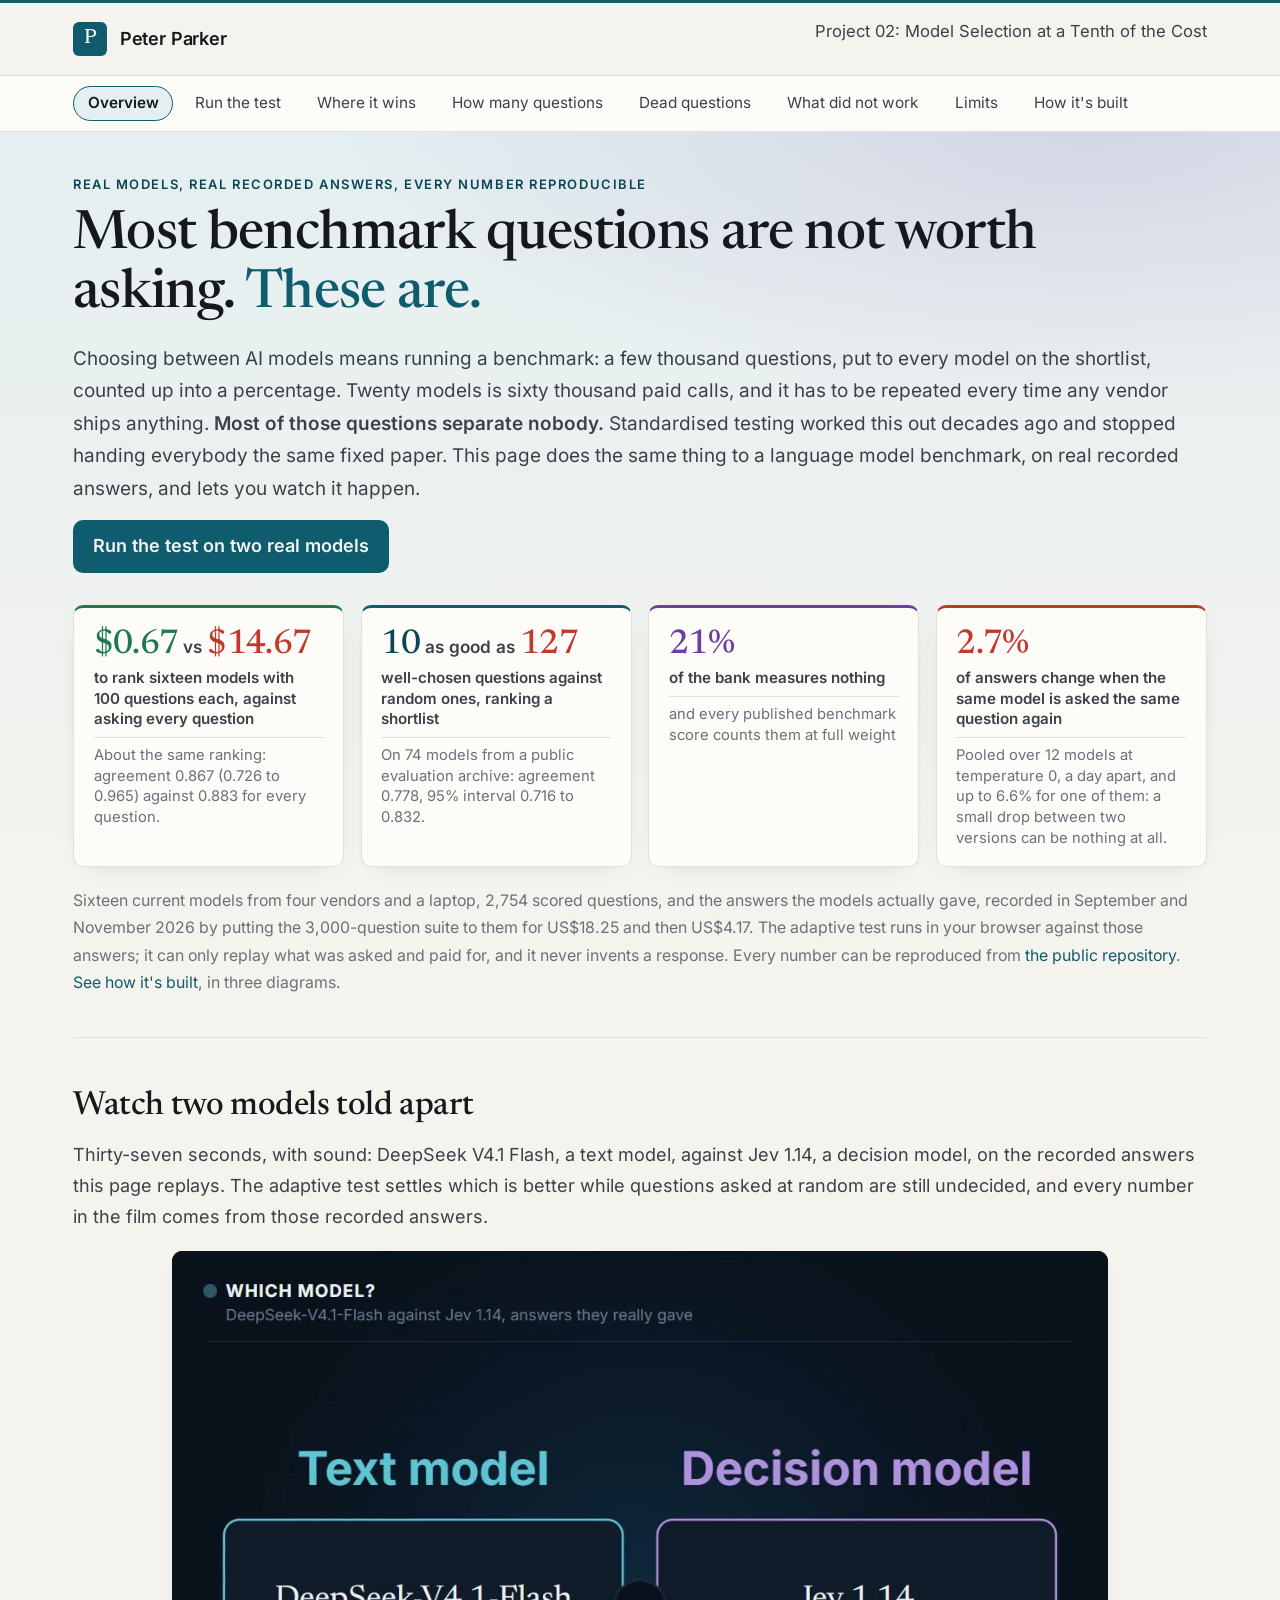
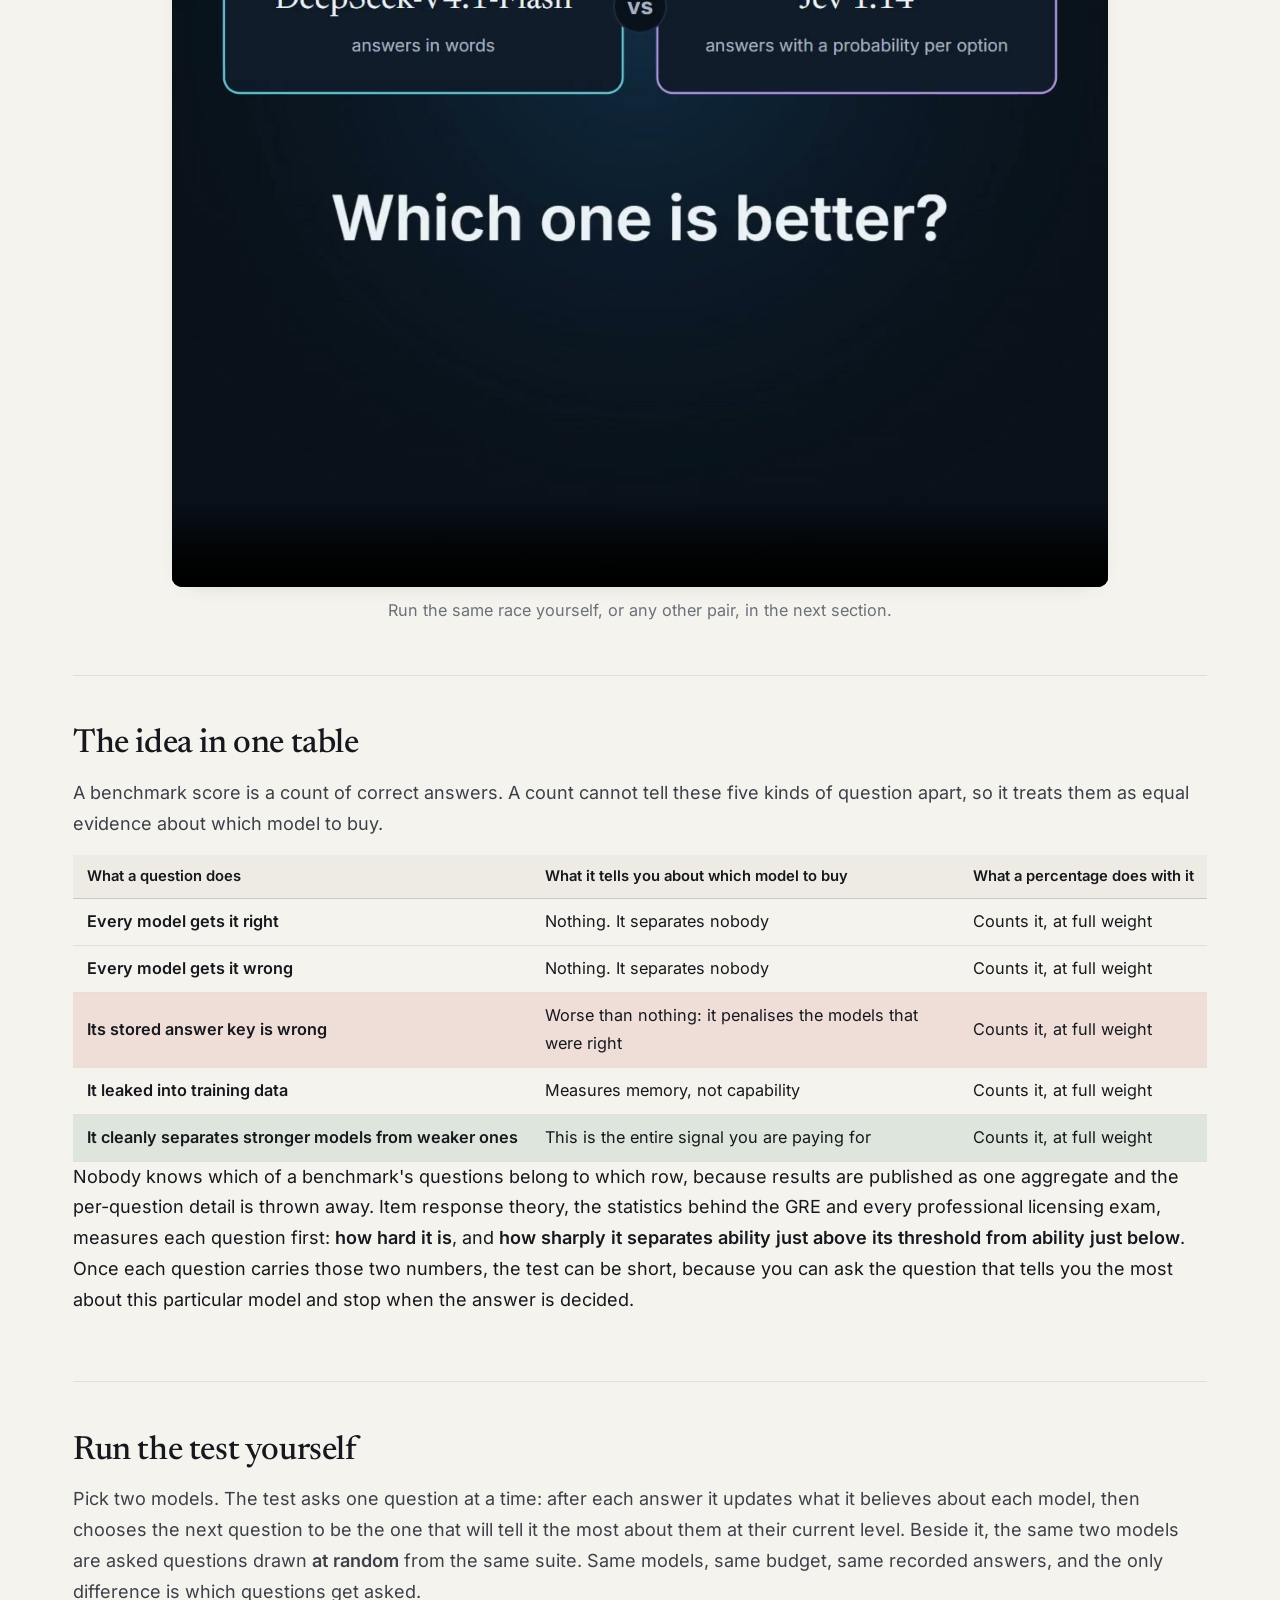
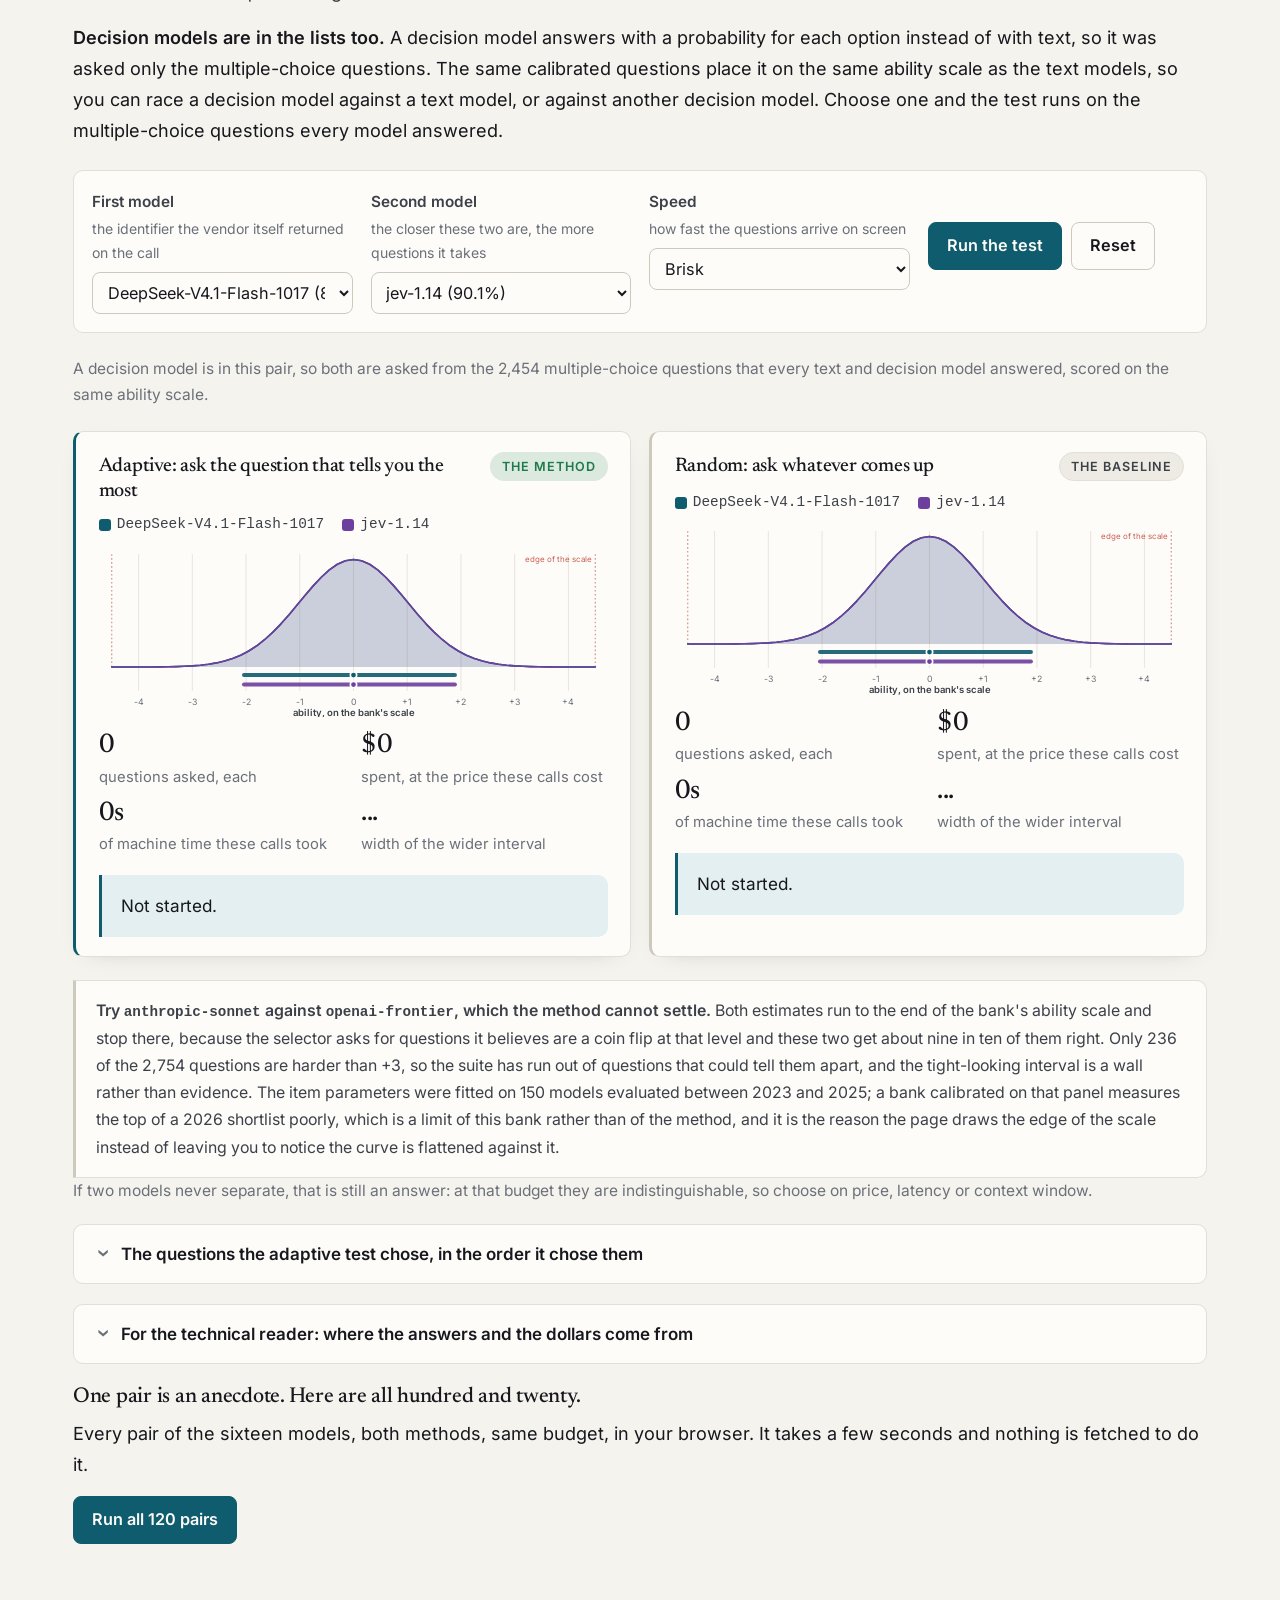
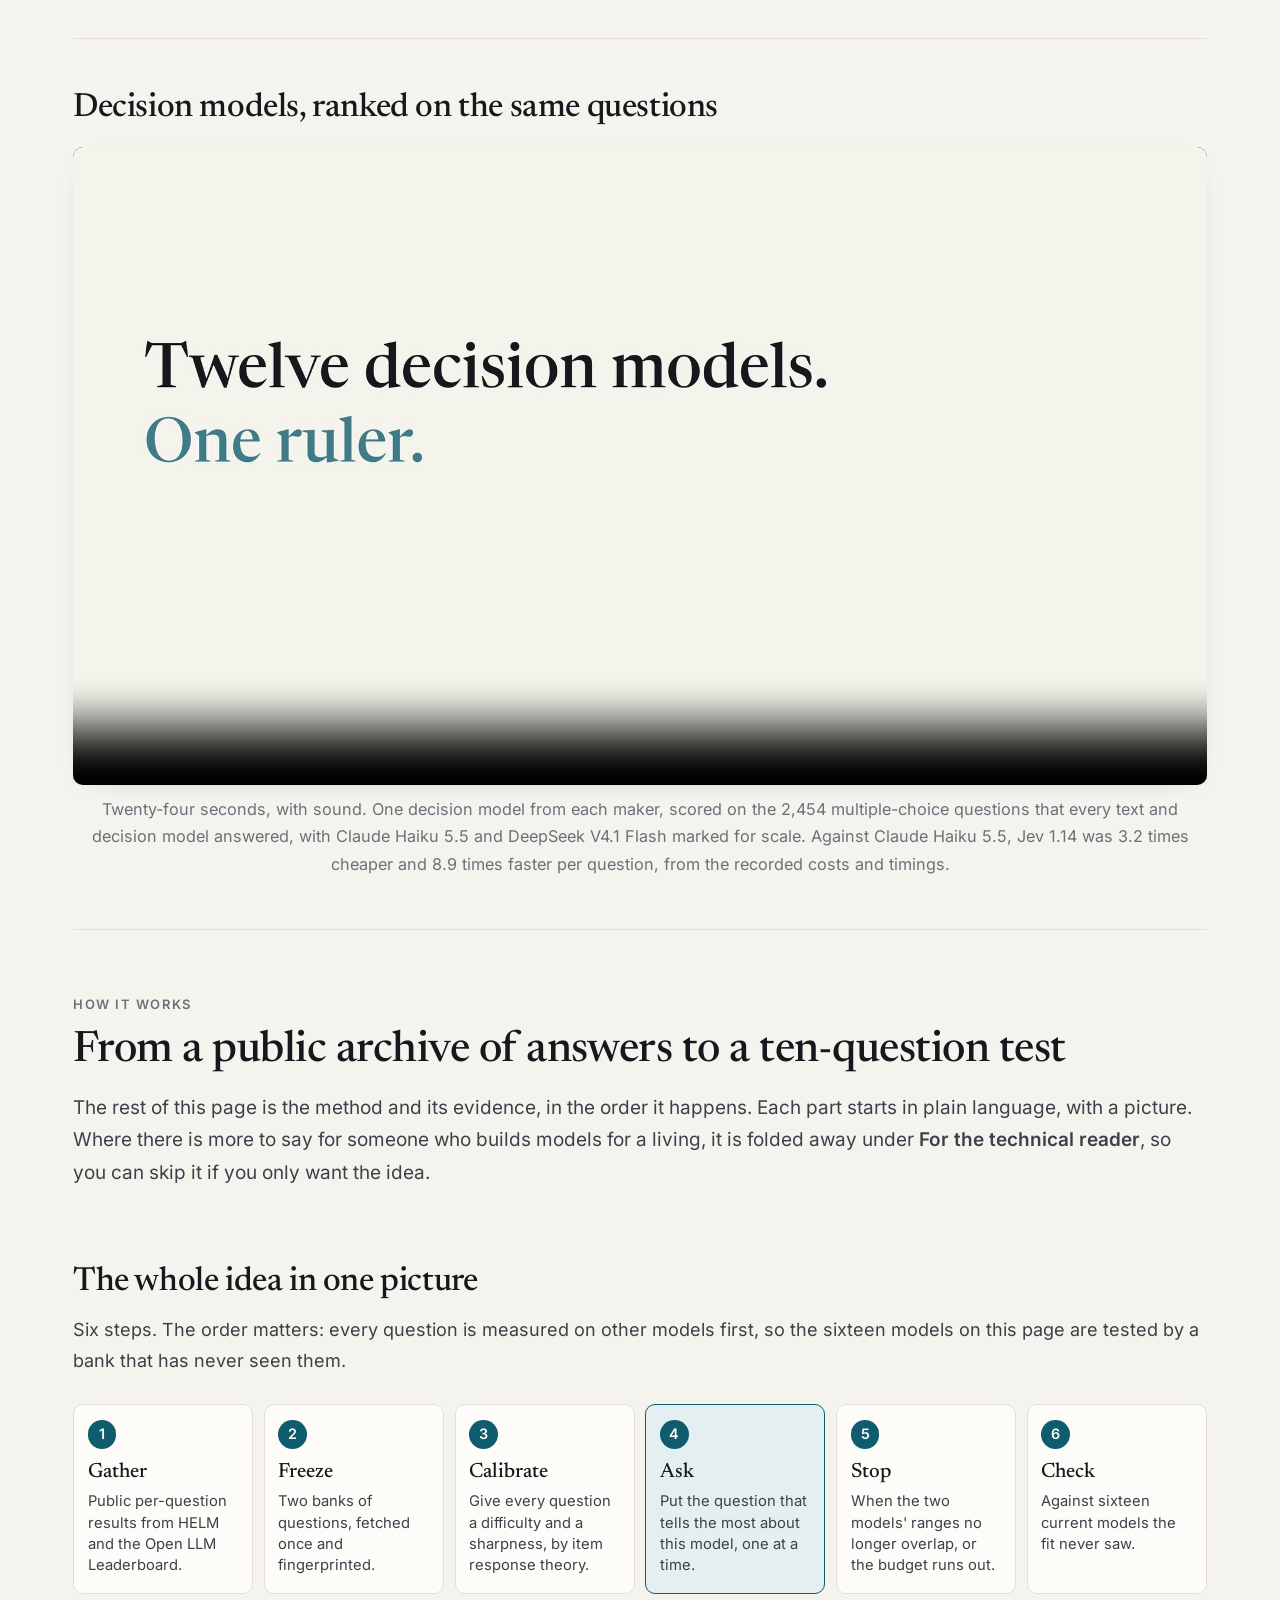
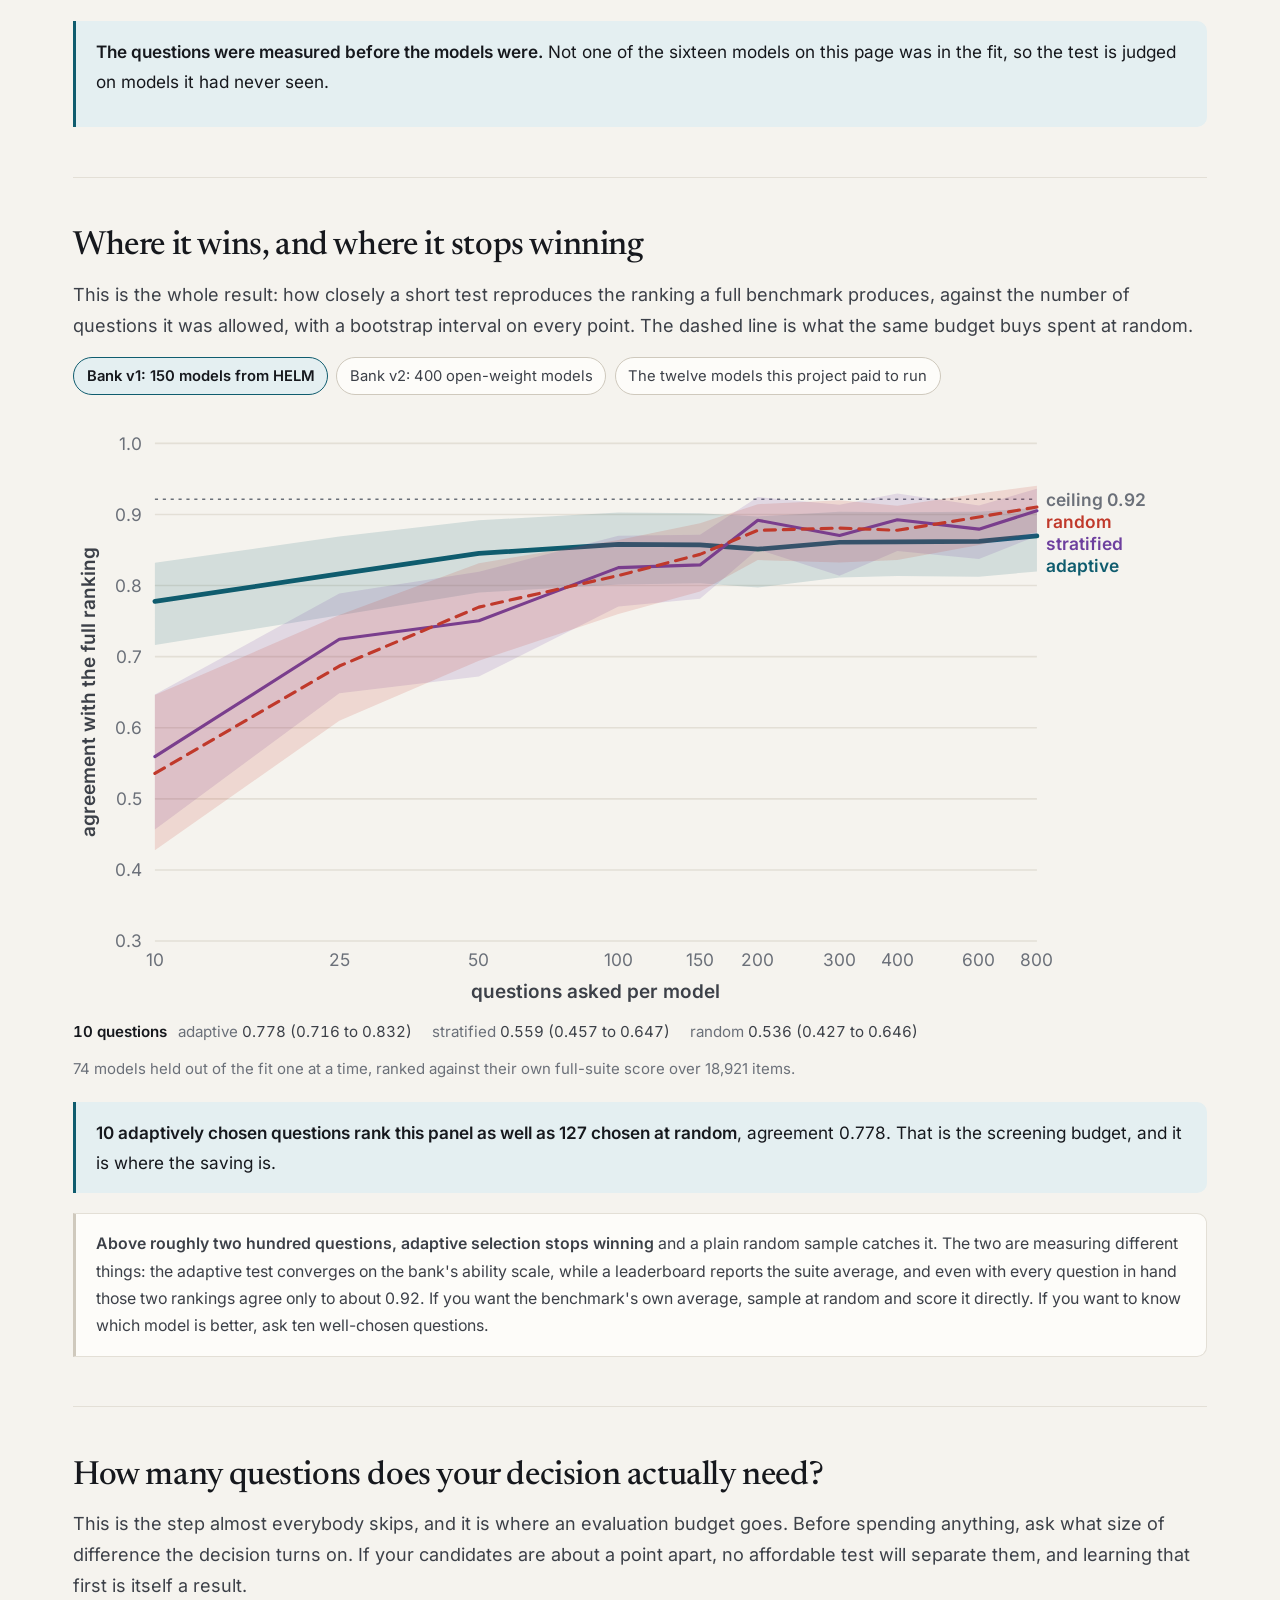
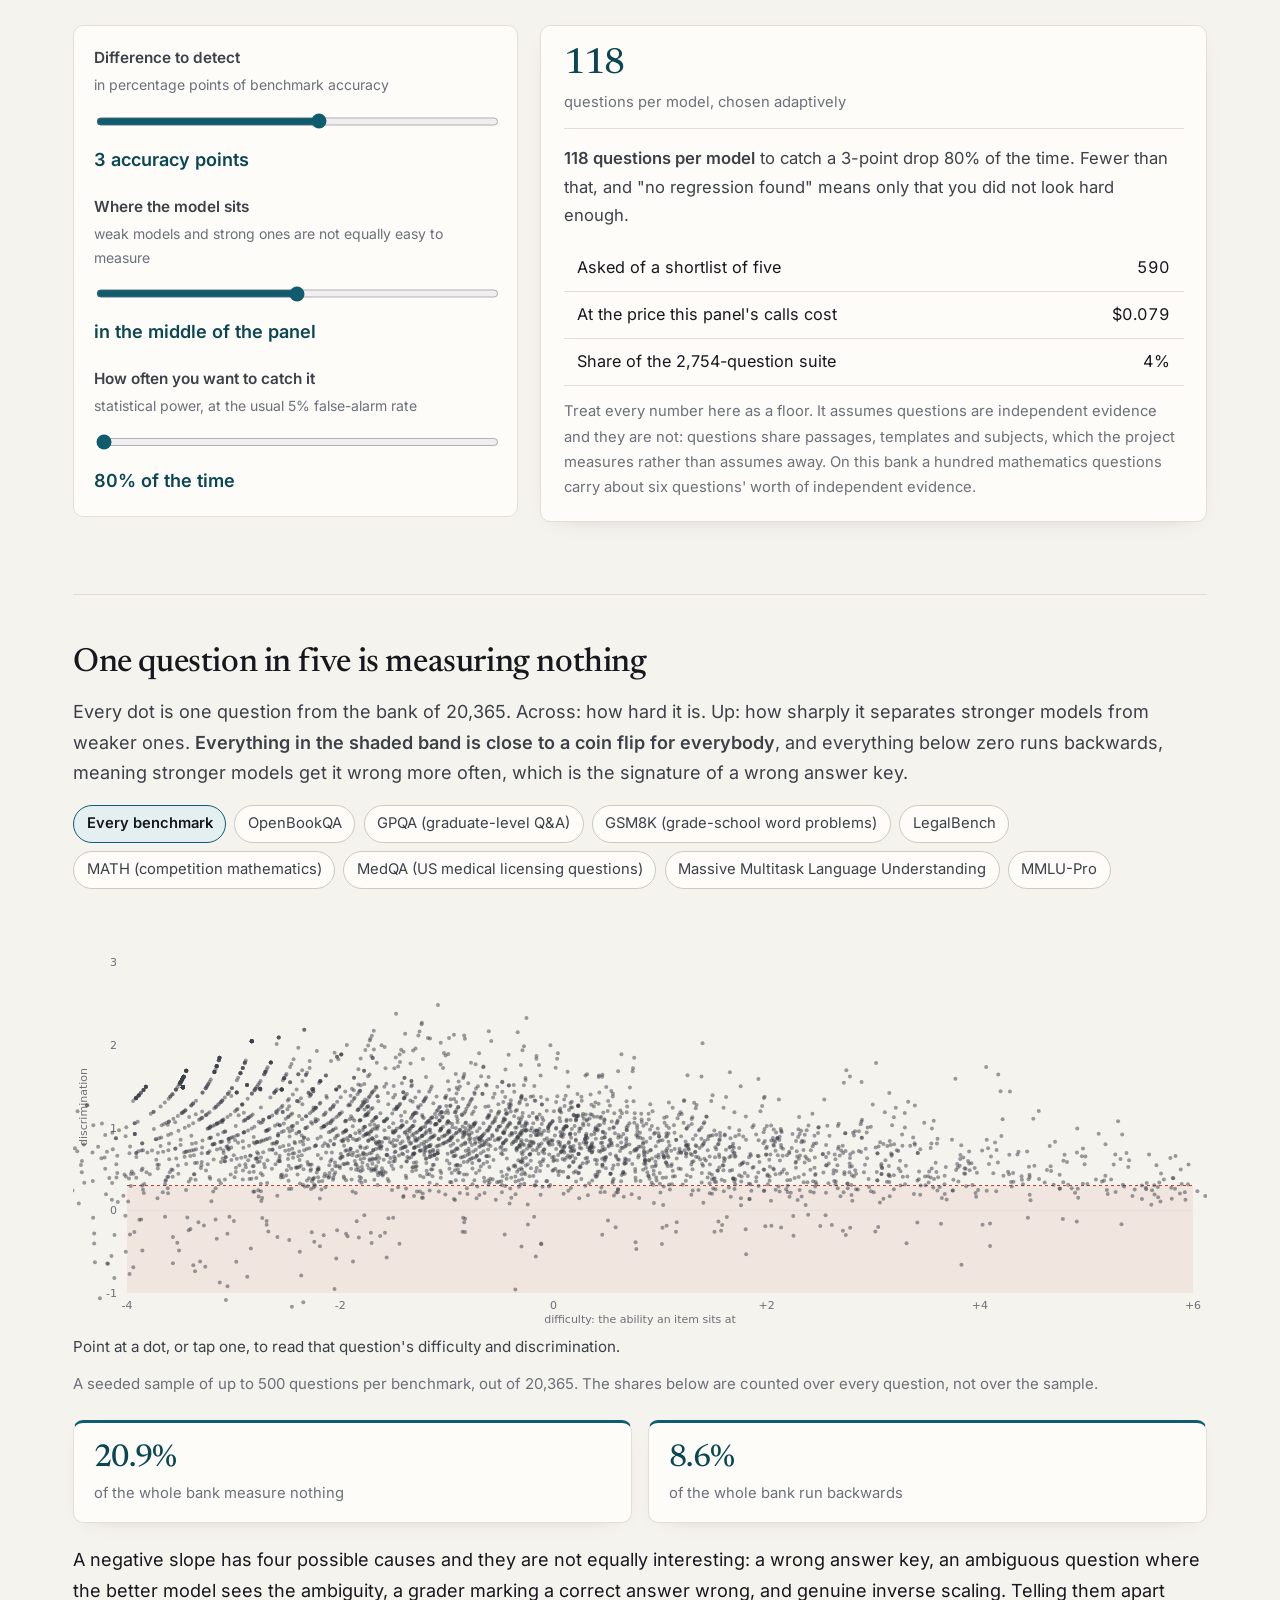
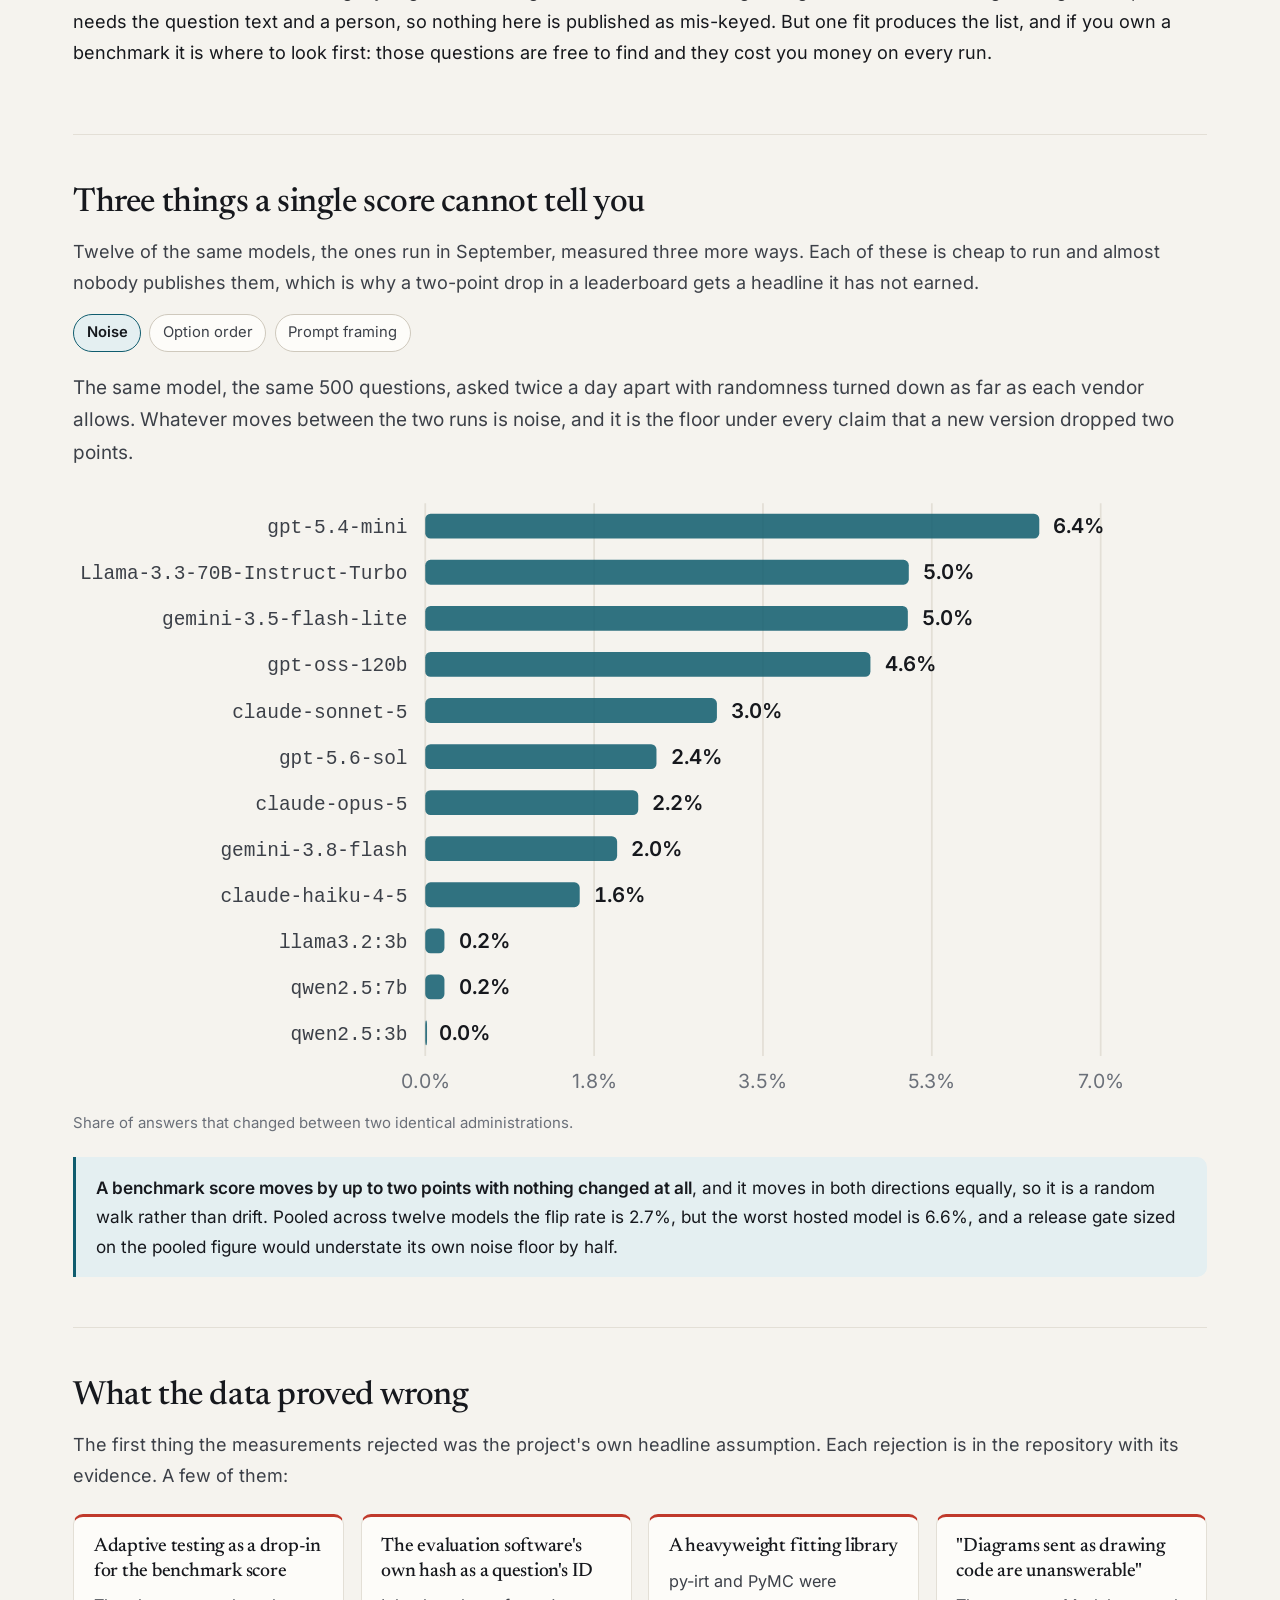
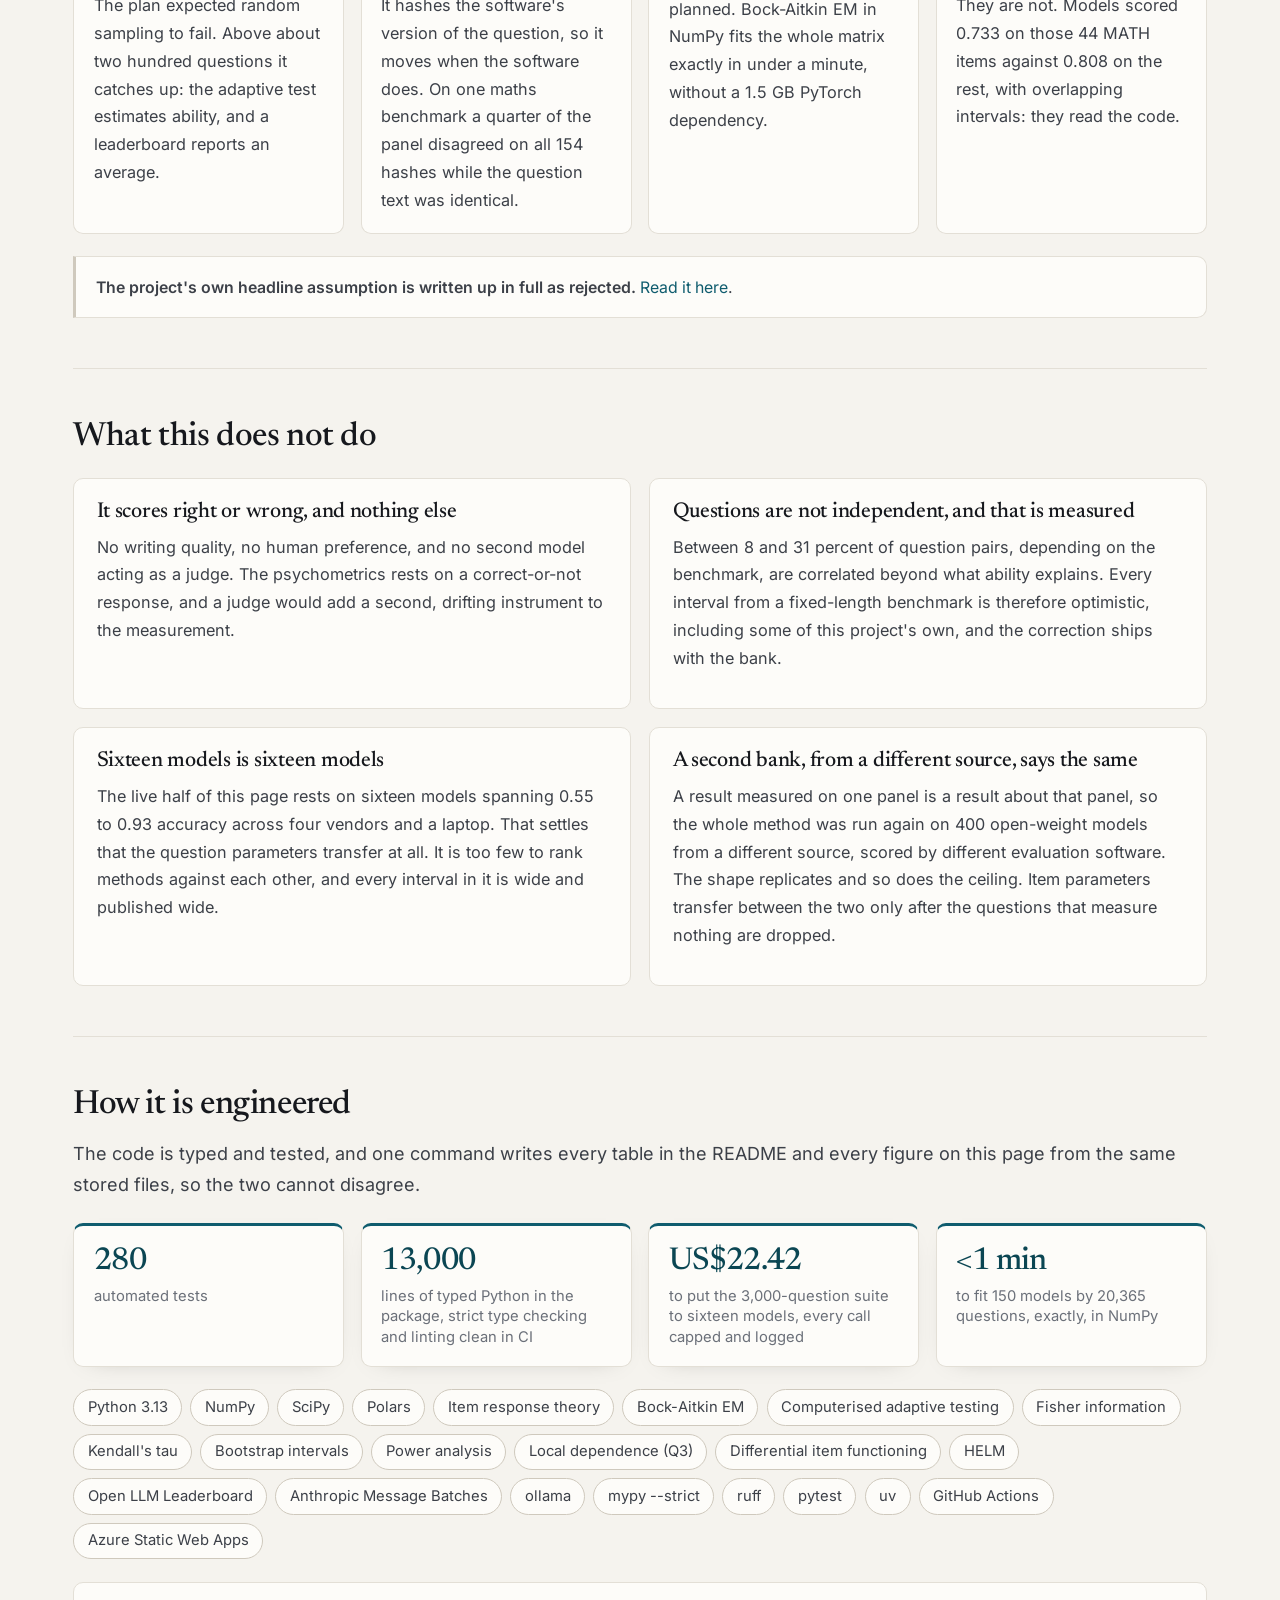
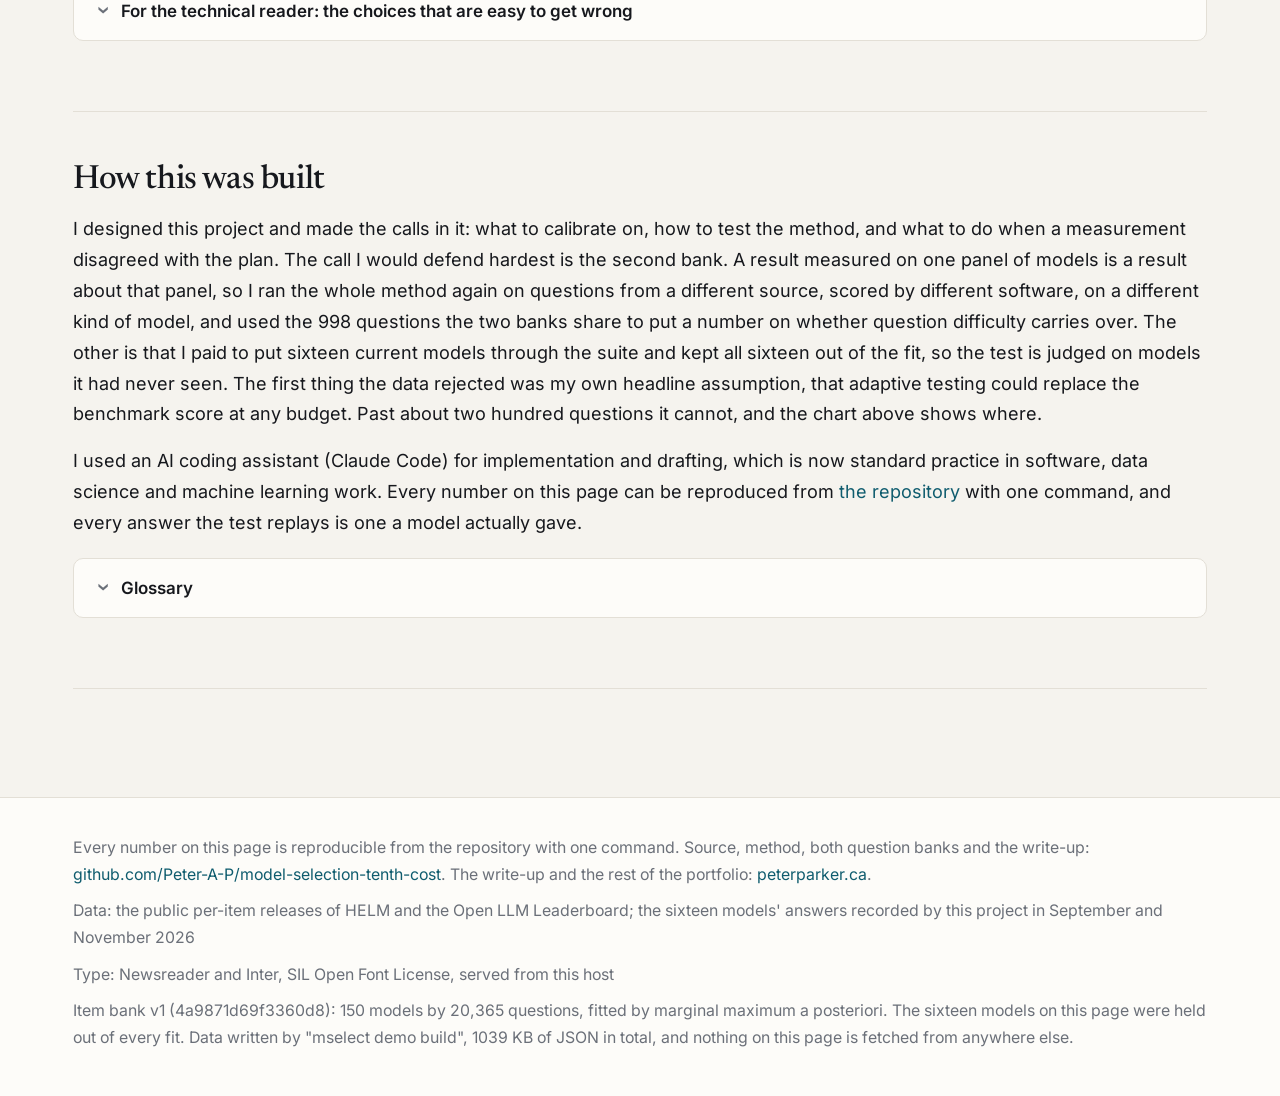
<file: demo/index.html>
<!doctype html>
<html lang="en">
<head>
<meta charset="utf-8">
<meta name="viewport" content="width=device-width, initial-scale=1">
<title>Model Selection at a Tenth of the Cost: ask ten questions, not three thousand</title>
<meta name="description" content="Run an adaptive test against sixteen real language models, question by question, on the recorded answers of a benchmark run. Ten well-chosen questions rank a shortlist as well as 127 random ones. Every number is reproducible from the repository.">
<link rel="icon" href="favicon.svg" type="image/svg+xml">
<link rel="apple-touch-icon" href="icon.png">
<meta property="og:type" content="website">
<meta property="og:site_name" content="Peter Parker">
<meta property="og:url" content="https://adaptive.peterparker.ca/">
<meta property="og:title" content="Model Selection at a Tenth of the Cost">
<meta property="og:description" content="Run an adaptive test against sixteen real language models, question by question, on the recorded answers of a benchmark run. Ten well-chosen questions rank a shortlist as well as 127 random ones. Every number is reproducible from the repository.">
<meta property="og:image" content="https://adaptive.peterparker.ca/og.png">
<meta property="og:image:width" content="1200">
<meta property="og:image:height" content="630">
<meta property="og:image:alt" content="Which AI model is better? Settled at a tenth of the cost.">
<meta name="twitter:card" content="summary_large_image">
<link rel="stylesheet" href="style.css">
</head>
<body>
<header class="top">
  <div class="top-inner">
    <a class="brand" href="https://peterparker.ca"><span class="mono-mark" aria-hidden="true">P</span>Peter Parker</a>
    <p class="top-nav"><a href="https://github.com/Peter-A-P/model-selection-tenth-cost">Project 02: Model Selection at a Tenth of the Cost</a></p>
  </div>
</header>
<nav class="tabs" aria-label="This site">
  <div class="tabs-inner">
    <a href="index.html" aria-current="page">Overview</a>
    <a href="#run">Run the test</a>
    <a href="#curve">Where it wins</a>
    <a href="#power">How many questions</a>
    <a href="#dead">Dead questions</a>
    <a href="#refuted">What did not work</a>
    <a href="#limits">Limits</a>
    <a href="architecture.html">How it's built</a>
  </div>
</nav>
<main>

  <header class="hero">
    <p class="eyebrow">Real models, real recorded answers, every number reproducible</p>
    <h1>Most benchmark questions are not worth asking. <span class="hl">These are.</span></h1>
    <p class="lead">
      Choosing between AI models means running a benchmark: a few thousand questions, put to every
      model on the shortlist, counted up into a percentage. Twenty models is sixty thousand paid
      calls, and it has to be repeated every time any vendor ships anything. <strong>Most of those
      questions separate nobody.</strong> Standardised testing worked this out decades ago and
      stopped handing everybody the same fixed paper. This page does the same thing to a language
      model benchmark, on real recorded answers, and lets you watch it happen.
    </p>
    <p class="hero-cta"><a class="button" href="#run">Run the test on two real models</a></p>
    <div class="hero-points">
      <div class="point good">
        <span class="point-figure"><span id="hero-cost">...</span><span class="point-joiner"> vs </span><span class="point-worse" id="hero-full">...</span></span>
        <span class="point-unit">to rank sixteen models with 100 questions each, against asking every question</span>
        <span class="point-label" id="hero-cost-label">and the two rankings agree about as well</span>
      </div>
      <div class="point">
        <span class="point-figure"><span id="hero-items">...</span><span class="point-joiner"> as good as </span><span class="point-worse" id="hero-random">...</span></span>
        <span class="point-unit">well-chosen questions against random ones, ranking a shortlist</span>
        <span class="point-label" id="hero-items-label">on 150 models from a public evaluation archive</span>
      </div>
      <div class="point violet">
        <span class="point-figure" id="hero-dead">...</span>
        <span class="point-unit">of the bank measures nothing</span>
        <span class="point-label">and every published benchmark score counts them at full weight</span>
      </div>
      <div class="point warn">
        <span class="point-figure" id="hero-flip">...</span>
        <span class="point-unit">of answers change when the same model is asked the same question again</span>
        <span class="point-label" id="hero-flip-label">so a small drop between two versions can be nothing at all</span>
      </div>
    </div>
    <p class="hero-note">
      Sixteen current models from four vendors and a laptop, <span id="hero-suite">2,754</span> scored questions, and the answers the models actually gave, recorded in September and November 2026 by putting the 3,000-question suite to them for US$18.25 and then US$4.17. The adaptive test runs in your
      browser against those answers; it can only replay what was asked and paid for, and it never
      invents a response. Every number can be reproduced from
      <a href="https://github.com/Peter-A-P/model-selection-tenth-cost">the public repository</a>.
      <a href="architecture.html">See how it's built</a>, in three diagrams.
    </p>
  </header>


  <section class="section" id="watch">
    <h2>Watch two models told apart</h2>
    <p class="section-lead">
      Thirty-seven seconds, with sound: DeepSeek V4.1 Flash, a text model, against Jev 1.14, a decision model, on the recorded answers this page replays. The adaptive test settles which is better while questions asked at random are still undecided, and every number in the film comes from those recorded answers.
    </p>
    <video class="demo-video" controls playsinline preload="metadata" poster="video/film-poster.jpg?v=2" src="video/film.mp4">
      Your browser cannot play this video. <a href="video/film.mp4">Download it</a> instead.
    </video>
    <p class="demo-video-note">Run the same race yourself, or any other pair, in the next section.</p>
  </section>

  <noscript>
    <p class="warning">
      The adaptive test runs in your browser, so this page needs JavaScript. Every number on it
      is in the repository's README, as tables.
    </p>
  </noscript>

  <p class="warning" id="failure" hidden></p>

  <section class="section" id="idea">
    <h2>The idea in one table</h2>
    <p class="section-lead">
      A benchmark score is a count of correct answers. A count cannot tell these five kinds of
      question apart, so it treats them as equal evidence about which model to buy.
    </p>
    <div class="table-wrap">
      <table class="five-types">
        <thead>
          <tr><th>What a question does</th><th>What it tells you about which model to buy</th><th>What a percentage does with it</th></tr>
        </thead>
        <tbody>
          <tr><td><strong>Every model gets it right</strong></td><td data-label="What it tells you">Nothing. It separates nobody</td><td data-label="What a percentage does">Counts it, at full weight</td></tr>
          <tr><td><strong>Every model gets it wrong</strong></td><td data-label="What it tells you">Nothing. It separates nobody</td><td data-label="What a percentage does">Counts it, at full weight</td></tr>
          <tr class="bad"><td><strong>Its stored answer key is wrong</strong></td><td data-label="What it tells you">Worse than nothing: it penalises the models that were right</td><td data-label="What a percentage does">Counts it, at full weight</td></tr>
          <tr><td><strong>It leaked into training data</strong></td><td data-label="What it tells you">Measures memory, not capability</td><td data-label="What a percentage does">Counts it, at full weight</td></tr>
          <tr class="good"><td><strong>It cleanly separates stronger models from weaker ones</strong></td><td data-label="What it tells you">This is the entire signal you are paying for</td><td data-label="What a percentage does">Counts it, at full weight</td></tr>
        </tbody>
      </table>
    </div>
    <p>
      Nobody knows which of a benchmark's questions belong to which row, because results are
      published as one aggregate and the per-question detail is thrown away. Item response theory,
      the statistics behind the GRE and every professional licensing exam, measures each question
      first: <strong>how hard it is</strong>, and <strong>how sharply it separates ability just
      above its threshold from ability just below</strong>. Once each question carries those two
      numbers, the test can be short, because you can ask the question that tells you the most
      about this particular model and stop when the answer is decided.
    </p>
  </section>

  <section class="section" id="run">
    <h2>Run the test yourself</h2>
    <p class="section-lead">
      Pick two models. The test asks one question at a time: after each answer it updates what it
      believes about each model, then chooses the next question to be the one that will tell it the
      most about them at their current level. Beside it, the same two models are asked questions
      drawn <strong>at random</strong> from the same suite. Same models, same budget, same recorded
      answers, and the only difference is which questions get asked.
    </p>
    <p>
      <strong>Decision models are in the lists too.</strong> A decision model answers with a probability for each option instead of with text, so it was asked only the multiple-choice questions. The same calibrated questions place it on the same ability scale as the text models, so you can race a decision model against a text model, or against another decision model. Choose one and the test runs on the multiple-choice questions every model answered.
    </p>

    <div class="controls">
      <div class="control">
        <label for="model-a">First model<span class="hint">the identifier the vendor itself returned on the call</span></label>
        <select id="model-a"></select>
      </div>
      <div class="control">
        <label for="model-b">Second model<span class="hint">the closer these two are, the more questions it takes</span></label>
        <select id="model-b"></select>
      </div>
      <div class="control">
        <label for="speed">Speed<span class="hint">how fast the questions arrive on screen</span></label>
        <select id="speed">
          <option value="90">Slow, so you can watch it</option>
          <option value="24" selected>Brisk</option>
          <option value="0">All at once</option>
        </select>
      </div>
      <div class="control run-buttons">
        <label>&nbsp;</label>
        <div class="button-row">
          <button type="button" id="run-test" class="primary">Run the test</button>
          <button type="button" id="reset">Reset</button>
        </div>
      </div>
    </div>
    <p class="frame-note" id="frame-note"></p>

    <div class="race">
      <article class="arena" id="arena-adaptive">
        <div class="arena-head">
          <h3>Adaptive: ask the question that tells you the most</h3>
          <span class="tag tag-good">the method</span>
        </div>
        <p class="pair-legend" id="legend-adaptive"></p>
        <svg class="chart posteriors" id="chart-adaptive" role="img" aria-label="Posterior ability for both models under adaptive selection"></svg>
        <div class="arena-stats">
          <div><span class="figure" id="adaptive-items">0</span><span class="caption">questions asked, each</span></div>
          <div><span class="figure" id="adaptive-cost">$0.00</span><span class="caption">spent, at the price these calls cost</span></div>
          <div><span class="figure" id="adaptive-time">...</span><span class="caption" id="adaptive-time-note">of machine time these calls took</span></div>
          <div><span class="figure" id="adaptive-width">...</span><span class="caption">width of the wider interval</span></div>
        </div>
        <p class="verdict" id="adaptive-verdict">Not started.</p>
      </article>

      <article class="arena" id="arena-random">
        <div class="arena-head">
          <h3>Random: ask whatever comes up</h3>
          <span class="tag">the baseline</span>
        </div>
        <p class="pair-legend" id="legend-random"></p>
        <svg class="chart posteriors" id="chart-random" role="img" aria-label="Posterior ability for both models under random selection"></svg>
        <div class="arena-stats">
          <div><span class="figure" id="random-items">0</span><span class="caption">questions asked, each</span></div>
          <div><span class="figure" id="random-cost">$0.00</span><span class="caption">spent, at the price these calls cost</span></div>
          <div><span class="figure" id="random-time">...</span><span class="caption" id="random-time-note">of machine time these calls took</span></div>
          <div><span class="figure" id="random-width">...</span><span class="caption">width of the wider interval</span></div>
        </div>
        <p class="verdict" id="random-verdict">Not started.</p>
      </article>
    </div>

    <div class="assumption">
      <p>
        <strong>Try <code>anthropic-sonnet</code> against <code>openai-frontier</code>, which the method cannot settle.</strong>
        Both estimates run to the end of the bank's ability scale and stop there, because the
        selector asks for questions it believes are a coin flip at that level and these two get
        about nine in ten of them right. Only 236 of the 2,754 questions are harder than +3, so the
        suite has run out of questions that could tell them apart, and the tight-looking interval is
        a wall rather than evidence. The item parameters were fitted on 150 models evaluated between
        2023 and 2025; a bank calibrated on that panel measures the top of a 2026 shortlist poorly,
        which is a limit of this bank rather than of the method, and it is the reason the page draws
        the edge of the scale instead of leaving you to notice the curve is flattened against it.
      </p>
    </div>
    <p class="note">
      If two models never separate, that is still an answer: at that budget they are
      indistinguishable, so choose on price, latency or context window.
    </p>

    <details class="disclose" id="log-wrap">
      <summary>The questions the adaptive test chose, in the order it chose them</summary>
      <div class="table-wrap">
        <table class="log">
          <thead>
            <tr><th>#</th><th>Benchmark</th><th class="num">Difficulty</th><th class="num">Discrimination</th><th id="log-a">First</th><th id="log-b">Second</th></tr>
          </thead>
          <tbody id="log-body"></tbody>
        </table>
      </div>
      <p class="note">
        Watch the difficulty column. The test starts near the middle of the scale, and as it learns
        that a model is strong it stops wasting questions the model will certainly get right. A
        negative discrimination in that table is not a mistake either: the selector treats
        information as information, and an item whose fitted slope runs backwards still carries
        some. It is also the signature of a wrong answer key, which is why the repository publishes
        a list of them rather than quietly dropping them here.
      </p>
    </details>

    <details class="disclose">
      <summary>For the technical reader: where the answers and the dollars come from</summary>
      <p>
        <strong>Three of the sixteen cost nothing in dollars, and they are not free.</strong> The
        three models on a laptop were billed in hours rather than tokens: the full suite took
        <span id="local-hours">nine hours</span> of laptop CPU for the 7B, against about an hour
        for a hosted model over the network, and that machine can do nothing else meanwhile. Both
        figures come from the same ledger, which recorded a price and a latency for every call, so
        a short test is priced in whichever currency the model is actually paid for. The four
        Anthropic models have no per-call time at all, because this project sends them through the
        Message Batches endpoint at half price and a call inside a batch has no latency worth
        reporting; the page says so rather than showing a zero.
      </p>
      <p>
        Nothing here is simulated. The answers are the ones the sixteen models gave when they were
        administered the frozen suite in September and November 2026, one bit per cell, and the dollars are the
        ones the gateway's ledger recorded for those exact calls. The arithmetic, about two hundred
        lines, is in <code>irt.js</code> beside this page. The item parameters were fitted to 150
        other models from a public evaluation archive, and <strong>not one of the sixteen models here
        was in that fit</strong>, so the questions were measured before these models existed.
      </p>
    </details>

    <h3>One pair is an anecdote. Here are all hundred and twenty.</h3>
    <p>
      Every pair of the sixteen models, both methods, same budget, in your browser. It takes a few
      seconds and nothing is fetched to do it.
    </p>
    <p><button type="button" id="sweep" class="primary">Run all 120 pairs</button>
      <span class="note" id="sweep-progress"></span></p>
    <div class="headline" id="sweep-stats" hidden></div>
    <p class="verdict" id="sweep-verdict" hidden></p>
  </section>

  <section class="section" id="decision-models">
    <h2>Decision models, ranked on the same questions</h2>
    <video class="demo-video wide" controls playsinline preload="metadata" poster="video/decision-models-ranked-poster.jpg" src="video/decision-models-ranked.mp4">
      Your browser cannot play this video. <a href="video/decision-models-ranked.mp4">Download it</a> instead.
    </video>
    <p class="demo-video-note wide">Twenty-four seconds, with sound. One decision model from each maker, scored on the 2,454 multiple-choice questions that every text and decision model answered, with Claude Haiku 5.5 and DeepSeek V4.1 Flash marked for scale. Against Claude Haiku 5.5, Jev 1.14 was 3.2 times cheaper and 8.9 times faster per question, from the recorded costs and timings.</p>
  </section>

  <div class="part">
    <p class="eyebrow">How it works</p>
    <h2 class="part-title">From a public archive of answers to a ten-question test</h2>
    <p class="lead">
      The rest of this page is the method and its evidence, in the order it happens. Each part
      starts in plain language, with a picture. Where there is more to say for someone who builds
      models for a living, it is folded away under <strong>For the technical reader</strong>, so
      you can skip it if you only want the idea.
    </p>
  </div>

  <section class="section" id="picture">
    <h2>The whole idea in one picture</h2>
    <p class="section-lead">
      Six steps. The order matters: every question is measured on other models first, so the
      sixteen models on this page are tested by a bank that has never seen them.
    </p>
    <ol class="pipeline steps-6">
      <li><span class="step">1</span><strong>Gather</strong><span>Public per-question results from HELM and the Open LLM Leaderboard.</span></li>
      <li><span class="step">2</span><strong>Freeze</strong><span>Two banks of questions, fetched once and fingerprinted.</span></li>
      <li><span class="step">3</span><strong>Calibrate</strong><span>Give every question a difficulty and a sharpness, by item response theory.</span></li>
      <li class="key"><span class="step">4</span><strong>Ask</strong><span>Put the question that tells the most about this model, one at a time.</span></li>
      <li><span class="step">5</span><strong>Stop</strong><span>When the two models' ranges no longer overlap, or the budget runs out.</span></li>
      <li><span class="step">6</span><strong>Check</strong><span>Against sixteen current models the fit never saw.</span></li>
    </ol>
    <div class="verdict">
      <p>
        <strong>The questions were measured before the models were.</strong> Not one of the
        sixteen models on this page was in the fit, so the test is judged on models it had never
        seen.
      </p>
    </div>
  </section>

  <section class="section" id="curve">
    <h2>Where it wins, and where it stops winning</h2>
    <p class="section-lead">
      This is the whole result: how closely a short test reproduces the ranking a full benchmark
      produces, against the number of questions it was allowed, with a bootstrap interval on every
      point. The dashed line is what the same budget buys spent at random.
    </p>
    <div class="legend" id="curve-switch"></div>
    <figure class="chart-figure">
      <div class="chart"><svg id="chart-curve" role="img" tabindex="0" aria-label="Rank agreement against number of questions asked. Use the arrow keys to step through the question counts."></svg></div>
      <p class="readout" id="curve-readout" aria-live="polite"></p>
      <figcaption id="curve-caption"></figcaption>
    </figure>
    <p class="verdict" id="curve-verdict"></p>
    <div class="assumption">
      <p>
        <strong>Above roughly two hundred questions, adaptive selection stops winning</strong> and
        a plain random sample catches it. The two are measuring different things: the adaptive test
        converges on the bank's ability scale, while a leaderboard reports the suite average, and
        even with every question in hand those two rankings agree only to about 0.92. If you want
        the benchmark's own average, sample at random and score it directly. If you want to know
        which model is better, ask ten well-chosen questions.
      </p>
    </div>
  </section>

  <section class="section" id="power">
    <h2>How many questions does your decision actually need?</h2>
    <p class="section-lead">
      This is the step almost everybody skips, and it is where an evaluation budget goes. Before
      spending anything, ask what size of difference the decision turns on. If your candidates are
      about a point apart, no affordable test will separate them, and learning that first is itself
      a result.
    </p>
    <div class="power-grid">
      <div class="power-controls">
        <div class="control">
          <label for="effect">Difference to detect
            <span class="hint">in percentage points of benchmark accuracy</span>
          </label>
          <input type="range" id="effect" min="0" max="9" step="1" value="5">
          <output id="effect-out"></output>
        </div>
        <div class="control">
          <label for="ability">Where the model sits
            <span class="hint">weak models and strong ones are not equally easy to measure</span>
          </label>
          <input type="range" id="ability" min="0" max="6" step="1" value="3">
          <output id="ability-out"></output>
        </div>
        <div class="control">
          <label for="confidence">How often you want to catch it
            <span class="hint">statistical power, at the usual 5% false-alarm rate</span>
          </label>
          <input type="range" id="confidence" min="0" max="1" step="1" value="0">
          <output id="confidence-out"></output>
        </div>
      </div>
      <div class="power-output">
        <div class="power-floor">
          <span class="figure" id="power-items">...</span>
          <span class="caption">questions per model, chosen adaptively</span>
        </div>
        <p class="power-lead" id="power-sentence"></p>
        <table class="power-table">
          <tbody>
            <tr><td>Asked of a shortlist of five</td><td class="num" id="power-five"></td></tr>
            <tr><td>At the price this panel's calls cost</td><td class="num" id="power-price"></td></tr>
            <tr><td>Share of the 2,754-question suite</td><td class="num" id="power-share"></td></tr>
          </tbody>
        </table>
        <p class="power-note">
          Treat every number here as a floor. It assumes questions are independent evidence and
          they are not: questions share passages, templates and subjects, which the project
          measures rather than assumes away. On this bank a hundred mathematics questions carry
          about six questions' worth of independent evidence.
        </p>
      </div>
    </div>
  </section>

  <section class="section" id="dead">
    <h2>One question in five is measuring nothing</h2>
    <p class="section-lead">
      Every dot is one question from the bank of 20,365. Across: how hard it is. Up: how sharply it
      separates stronger models from weaker ones. <strong>Everything in the shaded band is close to
      a coin flip for everybody</strong>, and everything below zero runs backwards, meaning
      stronger models get it wrong more often, which is the signature of a wrong answer key.
    </p>
    <div class="legend" id="cloud-switch"></div>
    <figure class="chart-figure">
      <div class="chart"><canvas id="chart-cloud" role="img" aria-label="Item discrimination against difficulty, one dot per question"></canvas></div>
      <p class="readout" id="cloud-readout" aria-live="polite"></p>
      <figcaption id="cloud-caption"></figcaption>
    </figure>
    <div class="headline" id="cloud-stats"></div>
    <p>
      A negative slope has four possible causes and they are not equally interesting: a wrong
      answer key, an ambiguous question where the better model sees the ambiguity, a grader marking
      a correct answer wrong, and genuine inverse scaling. Telling them apart needs the question
      text and a person, so nothing here is published as mis-keyed. But one fit produces the list,
      and if you own a benchmark it is where to look first: those questions are free to find and
      they cost you money on every run.
    </p>
  </section>

  <section class="section" id="hidden">
    <h2>Three things a single score cannot tell you</h2>
    <p class="section-lead">
      Twelve of the same models, the ones run in September, measured three more ways. Each of these is cheap to run and almost
      nobody publishes them, which is why a two-point drop in a leaderboard gets a headline it has
      not earned.
    </p>
    <div class="legend" id="hidden-switch"></div>
    <div id="hidden-body">
      <p class="lead" id="hidden-lead"></p>
      <figure class="chart-figure">
        <div class="chart"><svg id="chart-hidden" role="img" aria-label="One bar per model for the measurement picked above"></svg></div>
        <figcaption id="hidden-caption"></figcaption>
      </figure>
      <p class="verdict" id="hidden-verdict"></p>
    </div>
  </section>

  <section class="section" id="refuted">
    <h2>What the data proved wrong</h2>
    <p class="section-lead">
      The first thing the measurements rejected was the project's own headline assumption. Each
      rejection is in the repository with its evidence. A few of them:
    </p>
    <div class="cards">
      <article class="card-note">
        <h3>Adaptive testing as a drop-in for the benchmark score</h3>
        <p>The plan expected random sampling to fail. Above about two hundred questions it catches up: the adaptive test estimates ability, and a leaderboard reports an average.</p>
      </article>
      <article class="card-note">
        <h3>The evaluation software's own hash as a question's ID</h3>
        <p>It hashes the software's version of the question, so it moves when the software does. On one maths benchmark a quarter of the panel disagreed on all 154 hashes while the question text was identical.</p>
      </article>
      <article class="card-note">
        <h3>A heavyweight fitting library</h3>
        <p>py-irt and PyMC were planned. Bock-Aitkin EM in NumPy fits the whole matrix exactly in under a minute, without a 1.5 GB PyTorch dependency.</p>
      </article>
      <article class="card-note">
        <h3>"Diagrams sent as drawing code are unanswerable"</h3>
        <p>They are not. Models scored 0.733 on those 44 MATH items against 0.808 on the rest, with overlapping intervals: they read the code.</p>
      </article>
    </div>
    <div class="assumption">
      <p>
        <strong>The project's own headline assumption is written up in full as rejected.</strong>
        <a href="https://github.com/Peter-A-P/model-selection-tenth-cost/blob/main/docs/rejected.md">Read it here</a>.
      </p>
    </div>
  </section>

  <section class="section" id="limits">
    <h2>What this does not do</h2>
    <div class="takeaways">
      <div class="takeaway">
        <h3>It scores right or wrong, and nothing else</h3>
        <p>
          No writing quality, no human preference, and no second model acting as a judge. The
          psychometrics rests on a correct-or-not response, and a judge would add a second,
          drifting instrument to the measurement.
        </p>
      </div>
      <div class="takeaway">
        <h3>Questions are not independent, and that is measured</h3>
        <p>
          Between 8 and 31 percent of question pairs, depending on the benchmark, are correlated
          beyond what ability explains. Every interval from a fixed-length benchmark is therefore
          optimistic, including some of this project's own, and the correction ships with the bank.
        </p>
      </div>
      <div class="takeaway">
        <h3>Sixteen models is sixteen models</h3>
        <p>
          The live half of this page rests on sixteen models spanning 0.55 to 0.93 accuracy across
          four vendors and a laptop. That settles that the question parameters transfer at all. It
          is too few to rank methods against each other, and every interval in it is wide and
          published wide.
        </p>
      </div>
      <div class="takeaway">
        <h3>A second bank, from a different source, says the same</h3>
        <p>
          A result measured on one panel is a result about that panel, so the whole method was run
          again on 400 open-weight models from a different source, scored by different evaluation
          software. The shape replicates and so does the ceiling. Item parameters transfer between
          the two only after the questions that measure nothing are dropped.
        </p>
      </div>
    </div>
  </section>

  <section class="section" id="engineering">
    <h2>How it is engineered</h2>
    <p class="section-lead">
      The code is typed and tested, and one command writes every table in the README and every
      figure on this page from the same stored files, so the two cannot disagree.
    </p>
    <div class="headline">
      <div class="stat"><span class="figure">280</span><span class="caption">automated tests</span></div>
      <div class="stat"><span class="figure">13,000</span><span class="caption">lines of typed Python in the package, strict type checking and linting clean in CI</span></div>
      <div class="stat"><span class="figure">US$22.42</span><span class="caption">to put the 3,000-question suite to sixteen models, every call capped and logged</span></div>
      <div class="stat"><span class="figure">&lt;1 min</span><span class="caption">to fit 150 models by 20,365 questions, exactly, in NumPy</span></div>
    </div>
    <ul class="chips" aria-label="Tools and techniques">
      <li>Python 3.13</li><li>NumPy</li><li>SciPy</li><li>Polars</li>
      <li>Item response theory</li><li>Bock-Aitkin EM</li><li>Computerised adaptive testing</li>
      <li>Fisher information</li><li>Kendall's tau</li><li>Bootstrap intervals</li><li>Power analysis</li>
      <li>Local dependence (Q3)</li><li>Differential item functioning</li><li>HELM</li>
      <li>Open LLM Leaderboard</li><li>Anthropic Message Batches</li><li>ollama</li>
      <li>mypy --strict</li><li>ruff</li><li>pytest</li><li>uv</li><li>GitHub Actions</li>
      <li>Azure Static Web Apps</li>
    </ul>
    <details class="disclose">
      <summary>For the technical reader: the choices that are easy to get wrong</summary>
      <ul>
        <li><strong>The sixteen test models are held out of every fit.</strong> The item parameters come from 150 other models, read and not refitted, so the transfer result is on models the bank had never seen.</li>
        <li><strong>Two banks, from different sources.</strong> 400 open-weight models from the Open LLM Leaderboard repeat the whole method, and the 998 questions the two banks share put a number on whether difficulty carries over.</li>
        <li><strong>Questions are not independent, and the correction ships.</strong> Local dependence is measured per benchmark (8% to 31% of pairs above Q3 0.2), and the power calculation treats its answers as a floor.</li>
        <li><strong>Every paid call goes through one gateway</strong> that caps spend and records a price and latency per call, so a short test is priced from the ledger rather than estimated.</li>
        <li><strong>The page replays; it never invents.</strong> The adaptive test in the browser can only ask questions whose recorded answers exist.</li>
      </ul>
    </details>
  </section>

  <section class="section" id="built">
    <h2>How this was built</h2>
    <p>
      I designed this project and made the calls in it: what to calibrate on, how to test the
      method, and what to do when a measurement disagreed with the plan. The call I would defend
      hardest is the second bank. A result measured on one panel of models is a result about that
      panel, so I ran the whole method again on questions from a different source, scored by
      different software, on a different kind of model, and used the 998 questions the two banks
      share to put a number on whether question difficulty carries over. The other is that I paid
      to put sixteen current models through the suite and kept all sixteen out of the fit, so the
      test is judged on models it had never seen. The first thing the data rejected was my own
      headline assumption, that adaptive testing could replace the benchmark score at any budget.
      Past about two hundred questions it cannot, and the chart above shows where.
    </p>
    <p>
      I used an AI coding assistant (Claude Code) for implementation and drafting, which is now
      standard practice in software, data science and machine learning work. Every number on this
      page can be reproduced from
      <a href="https://github.com/Peter-A-P/model-selection-tenth-cost">the repository</a> with one
      command, and every answer the test replays is one a model actually gave.
    </p>
    <details class="disclose">
      <summary>Glossary</summary>
      <dl class="glossary">
        <dt>Item response theory</dt><dd>The statistics behind standardised exams. Each question gets a difficulty and a measure of how sharply it separates stronger test-takers from weaker ones, and each test-taker gets an ability on the same scale.</dd>
        <dt>Discrimination</dt><dd>How sharply a question separates ability just above its difficulty from ability just below. Near zero, the question tells you almost nothing. Below zero, stronger models get it wrong more often, which is the signature of a wrong answer key.</dd>
        <dt>Adaptive test</dt><dd>A test that picks each next question from the answers so far, asking whatever will tell it most about this test-taker at their current estimated level.</dd>
        <dt>Ability scale</dt><dd>The scale item response theory puts every model and every question on. A model's ability is where it has an even chance on a question of that difficulty.</dd>
        <dt>Kendall's tau</dt><dd>A measure of how far two rankings agree. 1 is the same order and 0 is no relation. Here it compares a short test's ranking of models with the full benchmark's.</dd>
        <dt>Interval</dt><dd>The range the true value probably sits in. Two models are separated once their intervals stop overlapping.</dd>
        <dt>Statistical power</dt><dd>How often a test of a given size catches a real difference of a given size. 80% power misses one real drop in five.</dd>
        <dt>Bank</dt><dd>The set of calibrated questions the test draws from. This project has two, built from different sources.</dd>
      </dl>
    </details>
  </section>

</main>
<footer class="foot">
  <div class="foot-inner">
    <p>
      Every number on this page is reproducible from the repository with one command. Source,
      method, both question banks and the write-up:
      <a href="https://github.com/Peter-A-P/model-selection-tenth-cost">github.com/Peter-A-P/model-selection-tenth-cost</a>.
      The write-up and the rest of the portfolio:
      <a href="https://peterparker.ca/projects/model-selection/">peterparker.ca</a>.
    </p>
    <ul>
      <li>Data: the public per-item releases of HELM and the Open LLM Leaderboard; the sixteen models' answers recorded by this project in September and November 2026</li>
      <li>Type: Newsreader and Inter, SIL Open Font License, served from this host</li>
      <li id="footer-provenance"></li>
    </ul>
  </div>
</footer>
<script type="module" src="app.js"></script>
</body>
</html>
</file>
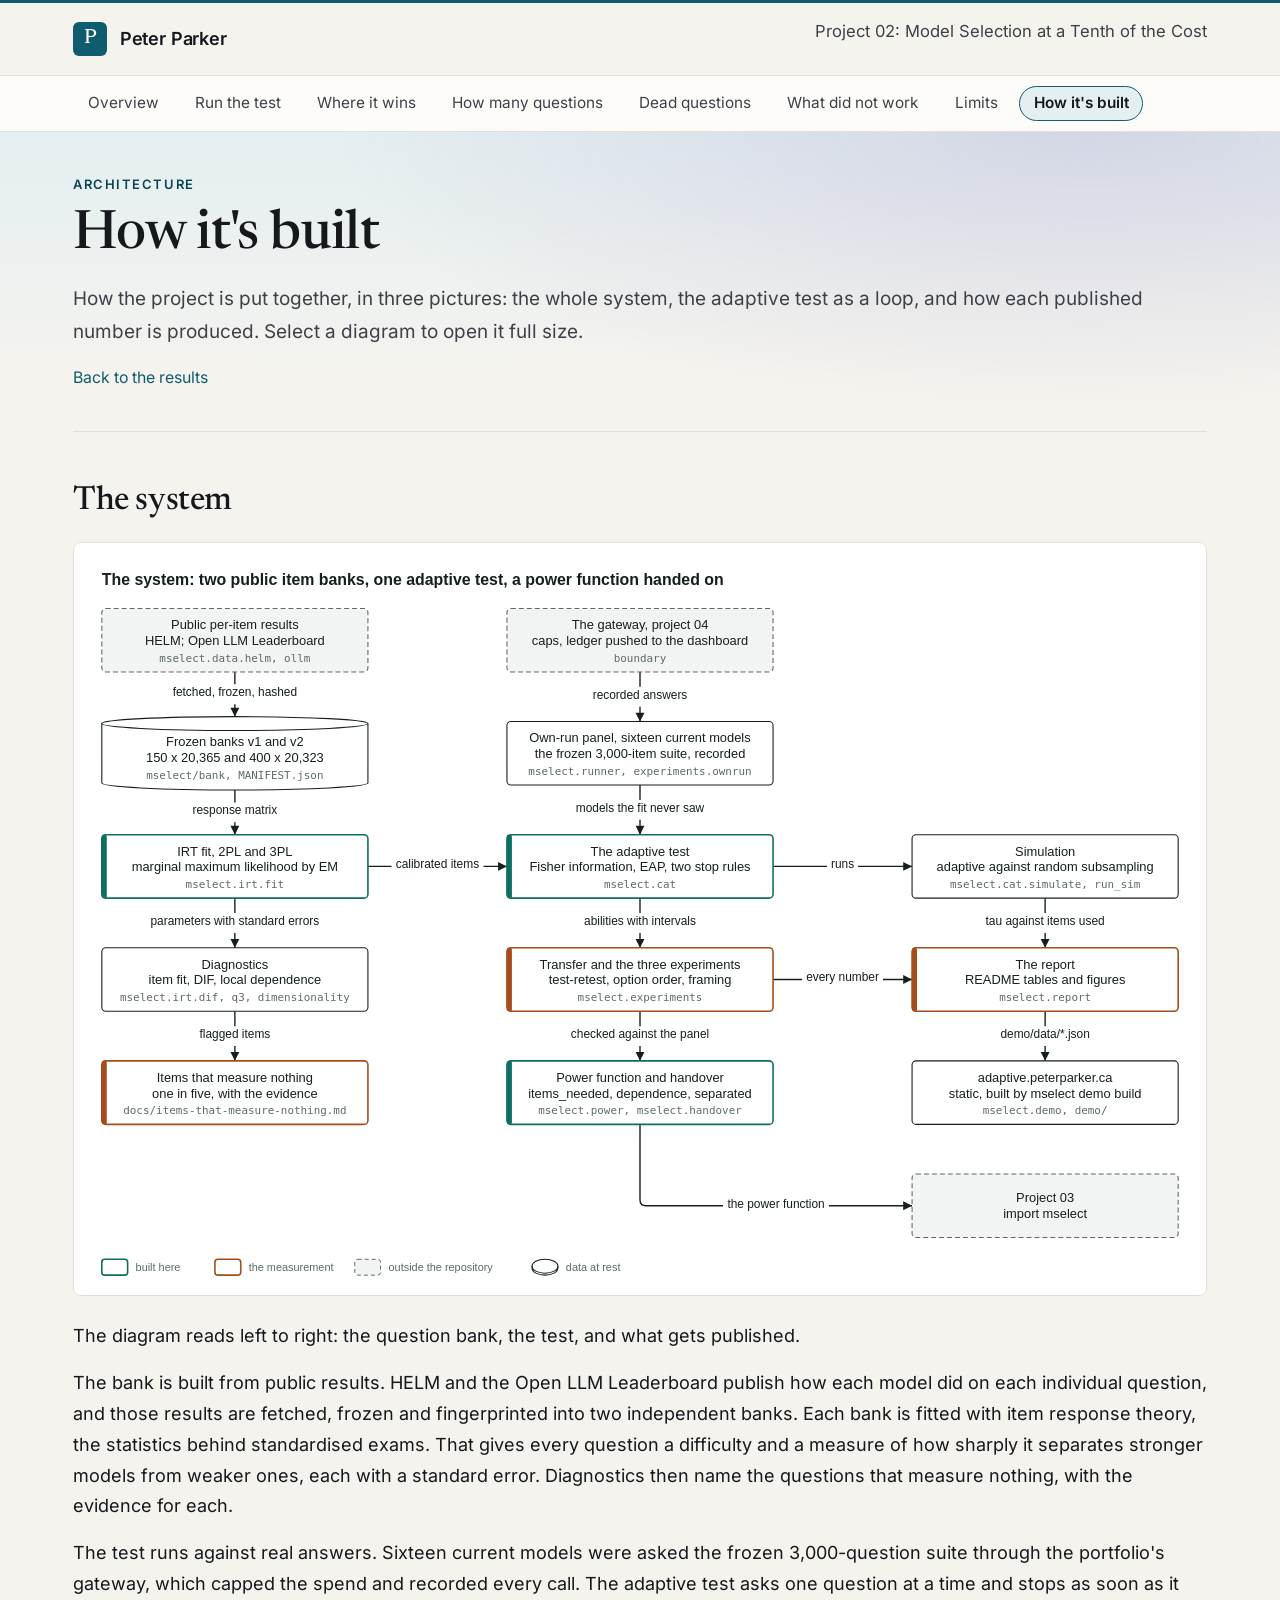
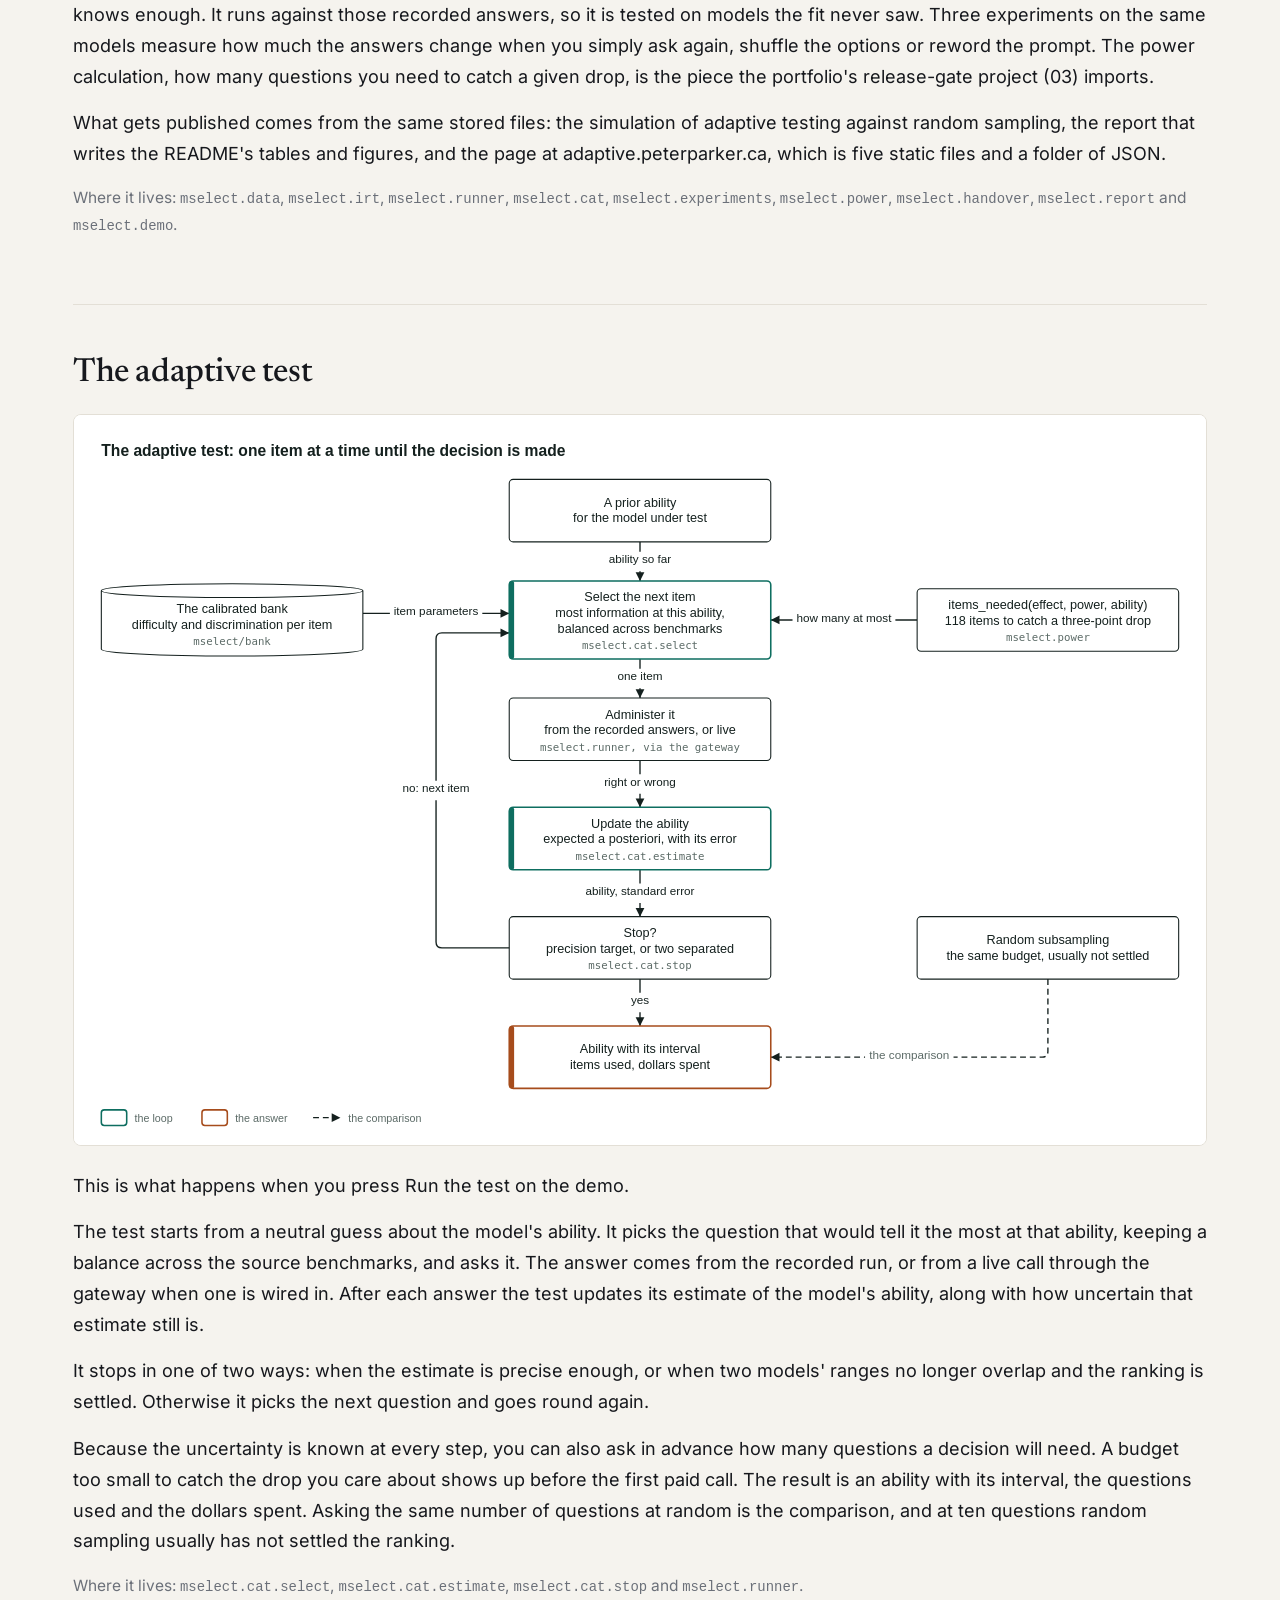
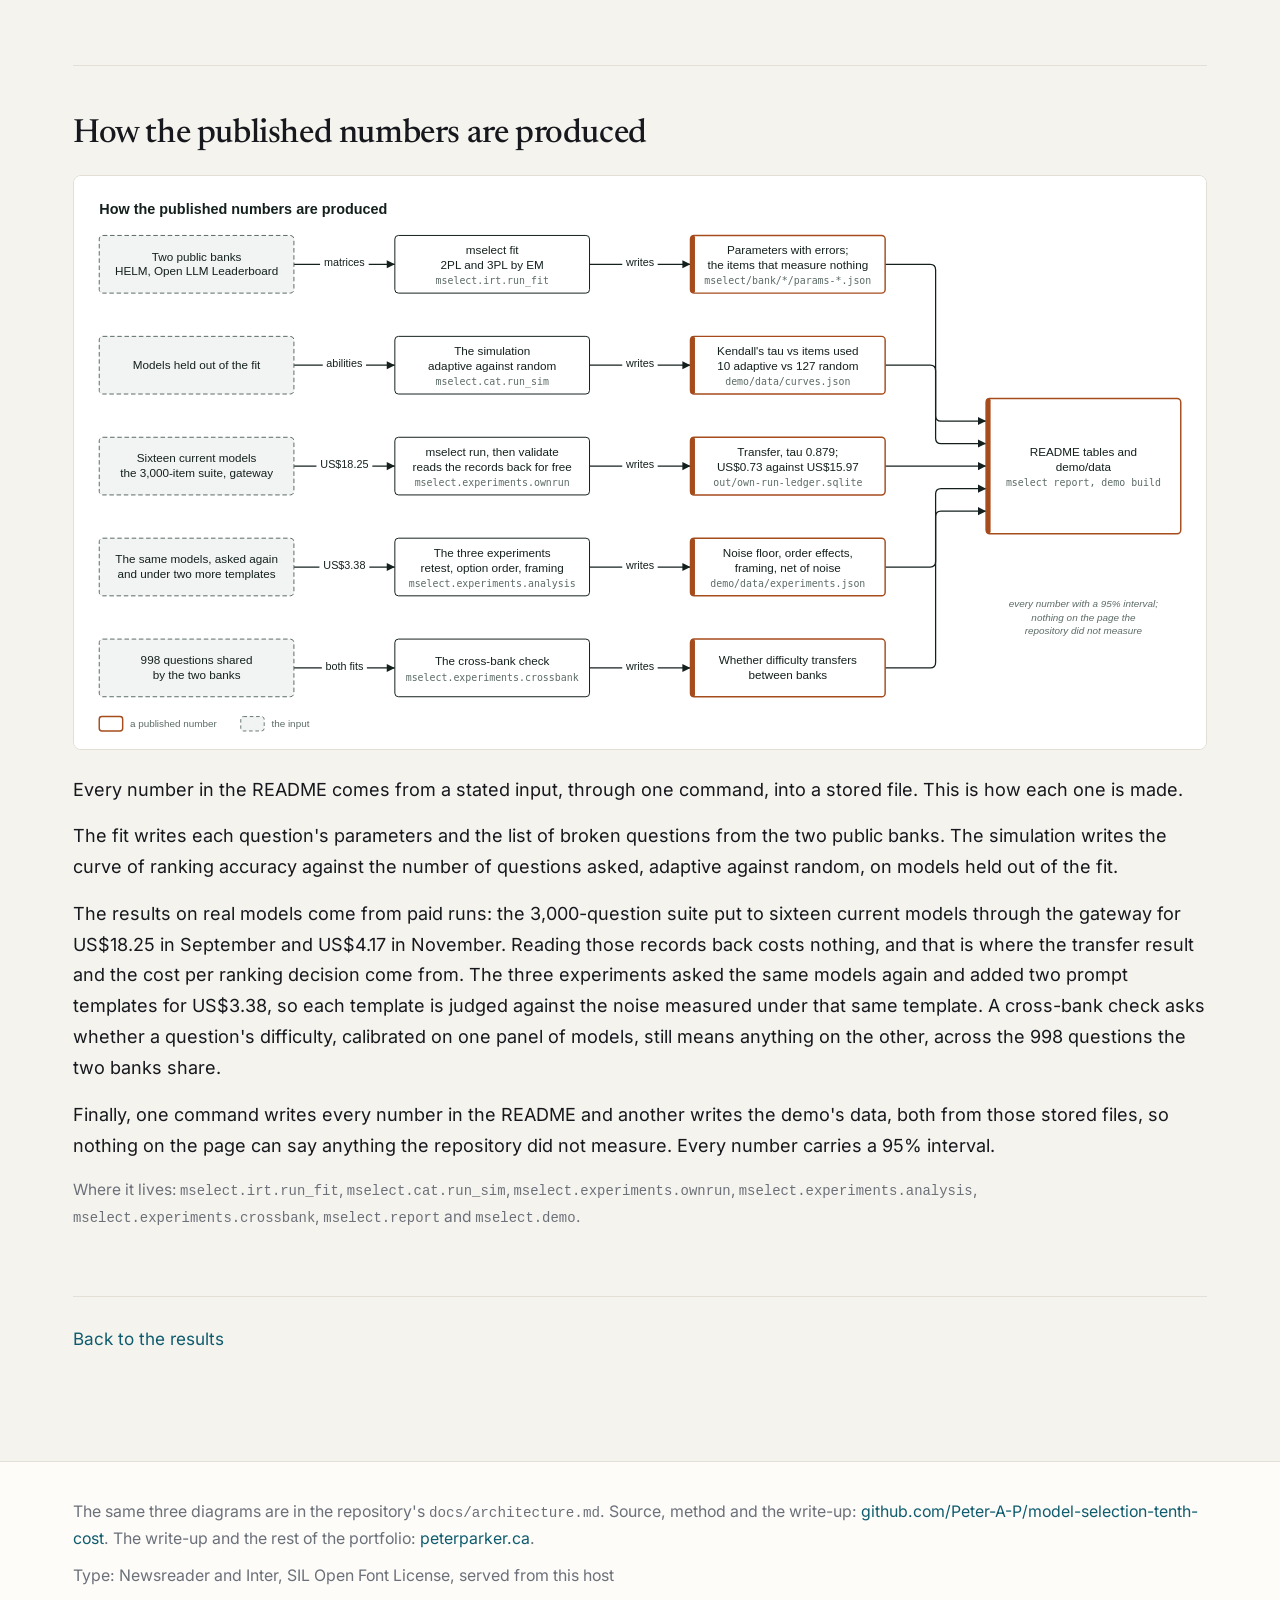
<file: demo/architecture.html>
<!doctype html>
<html lang="en">
<head>
<meta charset="utf-8">
<meta name="viewport" content="width=device-width, initial-scale=1">
<title>How it's built: Model Selection at a Tenth of the Cost</title>
<meta name="description" content="How the adaptive model-selection test behind this demo is put together, in three diagrams: the whole system, the adaptive test as a loop, and how each published number is produced.">
<link rel="icon" href="favicon.svg" type="image/svg+xml">
<link rel="apple-touch-icon" href="icon.png">
<link rel="stylesheet" href="style.css">
</head>
<body>
<header class="top">
  <div class="top-inner">
    <a class="brand" href="https://peterparker.ca"><span class="mono-mark" aria-hidden="true">P</span>Peter Parker</a>
    <p class="top-nav"><a href="https://github.com/Peter-A-P/model-selection-tenth-cost">Project 02: Model Selection at a Tenth of the Cost</a></p>
  </div>
</header>
<nav class="tabs" aria-label="This site">
  <div class="tabs-inner">
    <a href="index.html">Overview</a>
    <a href="index.html#run">Run the test</a>
    <a href="index.html#curve">Where it wins</a>
    <a href="index.html#power">How many questions</a>
    <a href="index.html#dead">Dead questions</a>
    <a href="index.html#refuted">What did not work</a>
    <a href="index.html#limits">Limits</a>
    <a href="architecture.html" aria-current="page">How it's built</a>
  </div>
</nav>
<main>

  <header class="hero">
    <p class="eyebrow">Architecture</p>
    <h1>How it's built</h1>
    <p class="lead">
      How the project is put together, in three pictures: the whole system, the adaptive test as
      a loop, and how each published number is produced. Select a diagram to open it full size.
    </p>
    <p class="hero-note"><a href="index.html">Back to the results</a></p>
  </header>

  <section class="section" id="the-system">
    <h2>The system</h2>
    <figure class="arch-figure">
      <a href="architecture/system.svg"><img src="architecture/system.svg" width="1140" height="758" alt="Public per-item results are frozen into two banks and fitted by item response theory; the diagnostics name the items that measure nothing; the adaptive test runs against sixteen current models&#x27; recorded answers and against simulation; the report and the demo are written from the same artefacts, and the power function is what project 03 imports."></a>
    </figure>
    <div class="prose">
      <p>The diagram reads left to right: the question bank, the test, and what gets published.</p>
      <p>The bank is built from public results. HELM and the Open LLM Leaderboard publish how each model did on each individual question, and those results are fetched, frozen and fingerprinted into two independent banks. Each bank is fitted with item response theory, the statistics behind standardised exams. That gives every question a difficulty and a measure of how sharply it separates stronger models from weaker ones, each with a standard error. Diagnostics then name the questions that measure nothing, with the evidence for each.</p>
      <p>The test runs against real answers. Sixteen current models were asked the frozen 3,000-question suite through the portfolio's gateway, which capped the spend and recorded every call. The adaptive test asks one question at a time and stops as soon as it knows enough. It runs against those recorded answers, so it is tested on models the fit never saw. Three experiments on the same models measure how much the answers change when you simply ask again, shuffle the options or reword the prompt. The power calculation, how many questions you need to catch a given drop, is the piece the portfolio's release-gate project (03) imports.</p>
      <p>What gets published comes from the same stored files: the simulation of adaptive testing against random sampling, the report that writes the README's tables and figures, and the page at adaptive.peterparker.ca, which is five static files and a folder of JSON.</p>
      <p class="where">Where it lives: <code>mselect.data</code>, <code>mselect.irt</code>, <code>mselect.runner</code>, <code>mselect.cat</code>, <code>mselect.experiments</code>, <code>mselect.power</code>, <code>mselect.handover</code>, <code>mselect.report</code> and <code>mselect.demo</code>.</p>
    </div>
  </section>

  <section class="section" id="the-adaptive-test">
    <h2>The adaptive test</h2>
    <figure class="arch-figure">
      <a href="architecture/adaptive-loop.svg"><img src="architecture/adaptive-loop.svg" width="1160" height="748" alt="From a prior ability the test picks the item carrying the most Fisher information at that ability, balanced across benchmarks, administers it from the recorded answers or a live call, updates the ability by expected a posteriori with its standard error, and stops at a target precision or when two models have come apart; random subsampling at the same budget usually fails to settle it."></a>
    </figure>
    <div class="prose">
      <p>This is what happens when you press Run the test on the demo.</p>
      <p>The test starts from a neutral guess about the model's ability. It picks the question that would tell it the most at that ability, keeping a balance across the source benchmarks, and asks it. The answer comes from the recorded run, or from a live call through the gateway when one is wired in. After each answer the test updates its estimate of the model's ability, along with how uncertain that estimate still is.</p>
      <p>It stops in one of two ways: when the estimate is precise enough, or when two models' ranges no longer overlap and the ranking is settled. Otherwise it picks the next question and goes round again.</p>
      <p>Because the uncertainty is known at every step, you can also ask in advance how many questions a decision will need. A budget too small to catch the drop you care about shows up before the first paid call. The result is an ability with its interval, the questions used and the dollars spent. Asking the same number of questions at random is the comparison, and at ten questions random sampling usually has not settled the ranking.</p>
      <p class="where">Where it lives: <code>mselect.cat.select</code>, <code>mselect.cat.estimate</code>, <code>mselect.cat.stop</code> and <code>mselect.runner</code>.</p>
    </div>
  </section>

  <section class="section" id="how-the-published-numbers-are-produced">
    <h2>How the published numbers are produced</h2>
    <figure class="arch-figure">
      <a href="architecture/measurement.svg"><img src="architecture/measurement.svg" width="1256" height="636" alt="Each number comes from a stated input through one command into a stored artefact; the report writes the README tables and the demo&#x27;s data from the same artefacts, and every number carries a 95% interval."></a>
    </figure>
    <div class="prose">
      <p>Every number in the README comes from a stated input, through one command, into a stored file. This is how each one is made.</p>
      <p>The fit writes each question's parameters and the list of broken questions from the two public banks. The simulation writes the curve of ranking accuracy against the number of questions asked, adaptive against random, on models held out of the fit.</p>
      <p>The results on real models come from paid runs: the 3,000-question suite put to sixteen current models through the gateway for US$18.25 in September and US$4.17 in November. Reading those records back costs nothing, and that is where the transfer result and the cost per ranking decision come from. The three experiments asked the same models again and added two prompt templates for US$3.38, so each template is judged against the noise measured under that same template. A cross-bank check asks whether a question's difficulty, calibrated on one panel of models, still means anything on the other, across the 998 questions the two banks share.</p>
      <p>Finally, one command writes every number in the README and another writes the demo's data, both from those stored files, so nothing on the page can say anything the repository did not measure. Every number carries a 95% interval.</p>
      <p class="where">Where it lives: <code>mselect.irt.run_fit</code>, <code>mselect.cat.run_sim</code>, <code>mselect.experiments.ownrun</code>, <code>mselect.experiments.analysis</code>, <code>mselect.experiments.crossbank</code>, <code>mselect.report</code> and <code>mselect.demo</code>.</p>
    </div>
  </section>

  <p class="arch-back"><a href="index.html">Back to the results</a></p>
</main>
<footer class="foot">
  <div class="foot-inner">
    <p>
      The same three diagrams are in the repository's <code>docs/architecture.md</code>. Source,
      method and the write-up:
      <a href="https://github.com/Peter-A-P/model-selection-tenth-cost">github.com/Peter-A-P/model-selection-tenth-cost</a>.
      The write-up and the rest of the portfolio:
      <a href="https://peterparker.ca/projects/model-selection/">peterparker.ca</a>.
    </p>
    <ul>
      <li>Type: Newsreader and Inter, SIL Open Font License, served from this host</li>
    </ul>
  </div>
</footer>
</body>
</html>
</file>
<file: demo/style.css>
/* One stylesheet, no framework, no build step. The page is a static file a stranger can read,
   and its stylesheet should be too.

   The palette, the type and the 3px rule over the page are peterparker.ca's, because this page
   is part of that site even though a separate host serves it. The two fonts are copied into
   this folder rather than linked from there: the page makes no off-origin request, and a font
   is a request. Both are SIL Open Font License; fonts/LICENSE.txt says where they came from.

   The hero wash, the coloured rule over each headline figure, the tab bar and the footer follow
   project 03's dashboard (gate.peterparker.ca), so the two project sites read as one family. */

@font-face {
  font-family: "Newsreader";
  font-style: normal;
  font-weight: 200 800;
  font-display: swap;
  src: url(fonts/newsreader-latin.woff2) format("woff2");
}

@font-face {
  font-family: "Inter";
  font-style: normal;
  font-weight: 400 600;
  font-display: swap;
  src: url(fonts/inter-latin.woff2) format("woff2");
}

:root {
  color-scheme: light dark;
  --paper: #f5f3ee;
  --paper-soft: #fdfcf9;
  --ink: #16181d;
  --ink-soft: #3c4048;
  --ink-faint: #6b7079;
  --line: #e3dfd6;
  --line-2: #cfc9bd;
  --line-soft: #eeebe4;
  --accent: #0f5c6e;
  --accent-ink: #0b4653;
  --accent-soft: #e4eff1;
  --warn: #c0392b;
  --good: #1e7a4c;
  --sim: #6d3f9e;
  --serif: "Newsreader", Georgia, "Times New Roman", serif;
  --sans: "Inter", ui-sans-serif, system-ui, -apple-system, "Segoe UI", Roboto, sans-serif;
  --mono: ui-monospace, "Cascadia Mono", Consolas, "SF Mono", Menlo, monospace;
  --radius: 10px;
  --shadow: 0 6px 24px -18px rgba(0, 0, 0, 0.35);
  --column: 66rem;
  --measure: 100%;
}

@media (prefers-color-scheme: dark) {
  :root {
    --paper: #0e1013;
    --paper-soft: #15181d;
    --ink: #ece9e2;
    --ink-soft: #c9c6bf;
    --ink-faint: #969ba5;
    --line: #262a31;
    --line-2: #363b44;
    --line-soft: #1c2026;
    --accent: #7cc7d6;
    --accent-ink: #a9dde7;
    --accent-soft: #14262b;
    --warn: #f0736a;
    --good: #58c286;
    --sim: #b191e0;
    --shadow: 0 6px 24px -14px rgba(0, 0, 0, 0.6);
  }
}

* { box-sizing: border-box; }

html { font-size: 18px; scroll-behavior: smooth; -webkit-text-size-adjust: 100%; }

body {
  overflow-x: clip;
  margin: 0;
  background: var(--paper);
  color: var(--ink);
  font-family: var(--sans);
  font-size: 1rem;
  line-height: 1.72;
  border-top: 3px solid var(--accent);
  font-feature-settings: "cv11", "ss01";
}

main {
  max-width: var(--column);
  margin: 0 auto;
  padding: 0 1.5rem 4rem;
}

/* ---------------------------------------------------------------- the way back */

.top { border-bottom: 1px solid var(--line); background: var(--paper); }

.top-inner {
  max-width: var(--column);
  margin: 0 auto;
  padding: 0 1.5rem;
  height: 4rem;
  display: flex;
  align-items: center;
  justify-content: space-between;
  gap: 1rem;
}

.brand {
  display: inline-flex;
  align-items: center;
  gap: 0.7rem;
  color: var(--ink);
  font-weight: 600;
  letter-spacing: -0.01em;
}

.brand:hover { text-decoration: none; color: var(--accent-ink); }

.mono-mark {
  width: 1.9rem;
  height: 1.9rem;
  border-radius: 6px;
  background: var(--accent);
  color: #fdfcf9;
  font-family: var(--serif);
  font-weight: 500;
  font-size: 1.15rem;
  display: inline-flex;
  align-items: center;
  justify-content: center;
}

@media (prefers-color-scheme: dark) { .mono-mark { color: #0e1013; } }

.top-nav { font-size: 0.92rem; color: var(--ink-soft); text-align: right; }
.top-nav a { color: var(--ink-soft); }
.top-nav a:hover { color: var(--accent-ink); }

/* The sections of this page as pills, the way 03 lists its pages. */
.tabs { border-bottom: 1px solid var(--line); background: var(--paper-soft); }

.tabs-inner {
  max-width: var(--column);
  margin: 0 auto;
  padding: 0.55rem 1.5rem;
  display: flex;
  flex-wrap: wrap;
  gap: 0.4rem;
}

.tabs a {
  font-size: 0.85rem;
  padding: 0.2rem 0.75rem;
  border-radius: 999px;
  border: 1px solid transparent;
  color: var(--ink-soft);
}

.tabs a:hover { text-decoration: none; border-color: var(--line-2); color: var(--accent-ink); }

/* The page the reader is on, which is only ever the architecture page: the demo is one page
   whose tabs are anchors, and none of them is marked. */
.tabs a[aria-current] {
  border-color: var(--accent);
  background: var(--accent-soft);
  color: var(--ink);
  font-weight: 600;
}

h1, h2, h3 { font-family: var(--serif); font-weight: 500; letter-spacing: -0.012em; }
h1 { font-size: clamp(2.1rem, 4.6vw, 3rem); line-height: 1.1; margin: 0 0 1rem; }
h2 { font-size: clamp(1.55rem, 2.6vw, 2rem); line-height: 1.2; margin: 0 0 0.7rem; }
h3 { font-size: 1.2rem; line-height: 1.25; margin: 0 0 0.45rem; }
p { margin: 0 0 0.85rem; max-width: var(--measure); }

a { color: var(--accent); text-decoration: none; text-underline-offset: 0.15em; }
a:hover, a:focus-visible { text-decoration: underline; }
:focus-visible { outline: 2px solid var(--accent); outline-offset: 2px; }

code { font-family: var(--mono); font-size: 0.9em; }

/* ---------------------------------------------------------------- hero */

.hero { position: relative; padding: 2.25rem 0; border-bottom: 1px solid var(--line); }

/* A wash of the accent behind the first screen, full width, fading into the page: the one place
   colour is used for its own sake, so the opening is not black on white alone. */
.hero::before {
  content: "";
  position: absolute;
  z-index: -1;
  top: 0;
  bottom: 0;
  left: 50%;
  width: 100vw;
  margin-left: -50vw;
  background:
    radial-gradient(60rem 22rem at 85% 0%, color-mix(in srgb, var(--sim) 14%, transparent), transparent 70%),
    linear-gradient(180deg, var(--accent-soft), var(--paper) 85%);
}

.hero h1 .hl { color: var(--accent); }
.hero .eyebrow { color: var(--accent-ink); }

.eyebrow {
  text-transform: uppercase;
  letter-spacing: 0.12em;
  font-size: 0.72rem;
  font-weight: 600;
  color: var(--ink-faint);
  margin: 0 0 0.6rem;
}

.lead { font-size: 1.05rem; color: var(--ink-soft); max-width: var(--measure); }

.hero-points {
  display: grid;
  grid-template-columns: repeat(auto-fit, minmax(12rem, 1fr));
  gap: 0.9rem;
  margin: 1.75rem 0 1.1rem;
}

/* A headline figure: a card with a 3px rule over it in the colour its figure is printed in. */
.point, .headline .stat {
  background: var(--paper-soft);
  border: 1px solid var(--line);
  border-top: 3px solid var(--accent);
  border-radius: var(--radius);
  box-shadow: var(--shadow);
  padding: 1rem 1.1rem;
  min-width: 0;
}

.point.good { border-top-color: var(--good); }
.point.violet { border-top-color: var(--sim); }
.point.warn { border-top-color: var(--warn); }

.point-figure {
  display: block;
  font-family: var(--serif);
  font-size: 1.9rem;
  font-weight: 500;
  font-variant-numeric: tabular-nums;
  letter-spacing: -0.02em;
  line-height: 1.15;
  color: var(--accent-ink);
}

.point.good .point-figure { color: var(--good); }
.point.violet .point-figure { color: var(--sim); }
.point.warn .point-figure { color: var(--warn); }

/* "10 as good as 127": the words between the two figures are set small, so the comparison
   reads as two numbers rather than a sentence. */
/* The costlier side of a comparison, in red: what the method is being measured against. */
.point-figure .point-worse { color: var(--warn); }
.point-joiner { font-family: var(--sans); font-size: 0.95rem; font-weight: 600; letter-spacing: 0; color: var(--ink-soft); }

.point-unit {
  display: block;
  margin-top: 0.2rem;
  font-size: 0.84rem;
  font-weight: 600;
  color: var(--ink-soft);
  line-height: 1.35;
}

.point-label {
  display: block;
  margin-top: 0.4rem;
  padding-top: 0.4rem;
  border-top: 1px solid var(--line);
  font-size: 0.82rem;
  color: var(--ink-faint);
  line-height: 1.4;
}

.hero-note { font-size: 0.88rem; color: var(--ink-faint); margin: 0; max-width: var(--measure); }

/* ---------------------------------------------------------------- sections */

.section { padding: 2.75rem 0; border-bottom: 1px solid var(--line); }
.section-lead { color: var(--ink-soft); max-width: var(--measure); }
.note { font-size: 0.86rem; color: var(--ink-faint); max-width: var(--measure); }
.frame-note { font-size: 0.86rem; color: var(--ink-faint); margin-top: 0.5rem; }

/* The architecture page. The diagrams are white-ground SVGs generated from a specification,
   so they sit on their own card in both themes, and each opens full size for narrow screens. */
.arch-figure { margin: 1.1rem 0 1.4rem; }
.arch-figure a { display: block; }
.arch-figure img { display: block; width: 100%; height: auto; background: #ffffff;
  border: 1px solid var(--line); border-radius: 8px; }
.prose .where { font-size: 0.86rem; color: var(--ink-faint); }

/* ---------------------------------------------------------------- tables */

.table-wrap { overflow-x: auto; -webkit-overflow-scrolling: touch; }

table { width: 100%; border-collapse: collapse; font-size: 0.9rem; }

th, td {
  text-align: left;
  padding: 0.5rem 0.75rem;
  border-bottom: 1px solid var(--line);
  white-space: nowrap;
}

th {
  font-weight: 600;
  color: var(--ink);
  font-size: 0.82rem;
  background: var(--line-soft);
  border-bottom-color: var(--line-2);
}

td.num, th.num { text-align: right; font-variant-numeric: tabular-nums; }

.five-types td:first-child { white-space: nowrap; }
.five-types td:nth-child(2) { white-space: normal; }
.five-types tr.good { background: color-mix(in srgb, var(--good) 11%, transparent); }
.five-types tr.bad { background: color-mix(in srgb, var(--warn) 11%, transparent); }

.log td.right { color: var(--good); font-weight: 600; }
.log td.wrong { color: var(--warn); }
.log tbody tr:last-child { background: var(--accent-soft); }

/* ---------------------------------------------------------------- controls */

.controls {
  display: grid;
  grid-template-columns: repeat(auto-fit, minmax(13rem, 1fr));
  gap: 1rem;
  margin: 1.25rem 0;
  padding: 1rem;
  background: var(--paper-soft);
  border: 1px solid var(--line);
  border-radius: var(--radius);
}

.control { display: flex; flex-direction: column; gap: 0.4rem; min-width: 0; }

label { font-size: 0.85rem; font-weight: 600; color: var(--ink-soft); }

.hint {
  display: block;
  font-weight: 400;
  font-size: 0.78rem;
  color: var(--ink-faint);
  margin-top: 0.1rem;
}

select, input[type="range"] { width: 100%; font: inherit; accent-color: var(--accent); }

select {
  padding: 0.5rem 0.6rem;
  border: 1px solid var(--line-2);
  border-radius: 8px;
  background: var(--paper-soft);
  color: var(--ink);
  font-size: 0.9rem;
}

input[type="range"] { height: 1.6rem; }

output { font-variant-numeric: tabular-nums; color: var(--accent-ink); font-weight: 600; }

.button-row { display: flex; gap: 0.5rem; flex-wrap: wrap; }

button {
  font: inherit;
  font-size: 0.9rem;
  font-weight: 600;
  padding: 0.5rem 1rem;
  border-radius: 8px;
  border: 1px solid var(--line-2);
  background: var(--paper-soft);
  color: var(--ink);
  cursor: pointer;
  transition: background 0.12s ease, border-color 0.12s ease, color 0.12s ease;
}

button:hover { border-color: var(--accent); color: var(--accent-ink); }

button.primary {
  background: var(--accent);
  border-color: var(--accent);
  color: var(--paper-soft);
}

button.primary:hover { background: var(--accent-ink); border-color: var(--accent-ink); color: var(--paper-soft); }

@media (prefers-color-scheme: dark) {
  button.primary, button.primary:hover { color: #0e1013; }
}

/* ---------------------------------------------------------------- the race */

/* Two arenas side by side, because the comparison is the argument. Put one above the other and
   a reader has to remember the first while reading the second, which is exactly the thing a
   benchmark table already asks of them. */
.race {
  display: grid;
  grid-template-columns: 1fr 1fr;
  gap: 1rem;
  margin: 1.25rem 0;
}

.arena {
  border: 1px solid var(--line);
  border-left: 3px solid var(--accent);
  border-radius: var(--radius);
  padding: 1.1rem 1.25rem;
  background: var(--paper-soft);
  box-shadow: var(--shadow);
  min-width: 0;
}

#arena-random { border-left-color: var(--line-2); }

.arena-head {
  display: flex;
  align-items: baseline;
  gap: 0.6rem;
  flex-wrap: wrap;
  margin-bottom: 0.5rem;
}

.arena-head h3 { margin: 0; flex: 1 1 12rem; font-size: 1.1rem; }

/* Which colour is which model. Two curves and no key is a picture of nothing. */
.pair-legend { display: flex; gap: 1rem; flex-wrap: wrap; margin: 0.2rem 0 0; font-size: 0.8rem; }
.pair-key { display: inline-flex; align-items: center; gap: 0.35rem; color: var(--ink-soft); font-family: var(--mono); }
.pair-swatch { width: 12px; height: 12px; border-radius: 3px; display: inline-block; }
.pair-swatch.first { background: var(--accent); }
.pair-swatch.second { background: var(--sim); }

/* Four figures now, two across: questions and dollars on one line, machine time and the
   interval under them. Three across put "of machine time" on four lines at this width. */
.arena-stats {
  display: grid;
  grid-template-columns: 1fr 1fr;
  gap: 0.6rem 0.9rem;
  margin: 0.7rem 0 0.2rem;
}

.arena-stats .figure {
  display: block;
  font-family: var(--serif);
  font-size: 1.5rem;
  font-weight: 500;
  font-variant-numeric: tabular-nums;
  line-height: 1.15;
}

.tag {
  font-size: 0.7rem;
  font-weight: 600;
  text-transform: uppercase;
  letter-spacing: 0.08em;
  padding: 0.15rem 0.6rem;
  border-radius: 999px;
  background: var(--line-soft);
  border: 1px solid var(--line);
  color: var(--ink-soft);
}

.tag-good { background: color-mix(in srgb, var(--good) 15%, transparent); color: var(--good); border-color: transparent; }

/* ---------------------------------------------------------------- charts */

.chart-figure { margin: 1.1rem 0; }
.chart { width: 100%; }
.chart svg, .chart canvas { width: 100%; height: auto; display: block; }
.posteriors { width: 100%; height: auto; display: block; margin-top: 0.3rem; }

figcaption {
  font-size: 0.83rem;
  color: var(--ink-faint);
  margin-top: 0.5rem;
  max-width: var(--measure);
}

.grid { stroke: var(--line); stroke-width: 1; }
.zero { stroke: var(--ink-faint); stroke-width: 1; stroke-dasharray: 2 3; }
.tick { fill: var(--ink-faint); font-size: 11px; }
.axis { fill: var(--ink-soft); font-size: 12px; font-weight: 600; }
.series { fill: none; stroke-linejoin: round; stroke-linecap: round; }
.band { opacity: 0.15; stroke: none; }
.dot { stroke: var(--paper-soft); stroke-width: 2; }
.end-label { font-size: 11px; font-weight: 600; }
.hidden { opacity: 0.08; }
.edge { stroke: var(--warn); stroke-width: 1.5; stroke-dasharray: 2 3; opacity: 0.55; }
.edge-label { fill: var(--warn); font-size: 10px; opacity: 0.8; }
.density-fill { opacity: 0.14; }
.row-label { fill: var(--ink-soft); font-size: 11px; font-family: var(--mono); }
.row-value { fill: var(--ink); font-size: 11.5px; font-weight: 600; font-variant-numeric: tabular-nums; }

.legend { display: flex; flex-wrap: wrap; gap: 0.45rem; margin: 0.25rem 0 1.1rem; }

.legend-item {
  display: inline-flex;
  align-items: center;
  gap: 0.4rem;
  font-size: 0.82rem;
  font-weight: 400;
  padding: 0.3rem 0.7rem;
  border: 1px solid var(--line-2);
  border-radius: 999px;
  background: var(--paper-soft);
  color: var(--ink-soft);
}

.legend-item:hover { border-color: var(--accent); color: var(--accent-ink); }
.legend-item.on { border-color: var(--accent); background: var(--accent-soft); color: var(--ink); font-weight: 600; }

/* ---------------------------------------------------------------- verdicts */

.verdict {
  margin: 1.1rem 0 0;
  padding: 0.9rem 1.1rem;
  border-radius: 0 var(--radius) var(--radius) 0;
  background: var(--accent-soft);
  border-left: 3px solid var(--accent);
  font-size: 0.95rem;
  max-width: var(--measure);
}

.verdict.good { background: color-mix(in srgb, var(--good) 12%, transparent); border-left-color: var(--good); }
.verdict.warn { background: color-mix(in srgb, var(--warn) 12%, transparent); border-left-color: var(--warn); }

/* ---------------------------------------------------------------- headline stats */

.headline {
  display: grid;
  grid-template-columns: repeat(auto-fit, minmax(11rem, 1fr));
  gap: 0.9rem;
  margin: 1.25rem 0;
}

.stat {
  background: var(--paper-soft);
  border: 1px solid var(--line);
  border-radius: var(--radius);
  padding: 1rem 1.1rem;
}

.headline .stat .figure { color: var(--accent-ink); }

.figure {
  display: block;
  font-family: var(--serif);
  font-size: 1.75rem;
  font-weight: 500;
  font-variant-numeric: tabular-nums;
  letter-spacing: -0.02em;
  line-height: 1.15;
}

.caption {
  display: block;
  margin-top: 0.3rem;
  font-size: 0.82rem;
  color: var(--ink-faint);
  line-height: 1.4;
}

/* ---------------------------------------------------------------- disclosure */

.disclose {
  border: 1px solid var(--line);
  border-radius: var(--radius);
  padding: 0 1.1rem;
  margin: 1.1rem 0;
  background: var(--paper-soft);
}

.disclose summary {
  display: flex;
  align-items: baseline;
  gap: 0.6rem;
  cursor: pointer;
  padding: 0.8rem 0 0.8rem 0.25rem;
  font-weight: 600;
  font-size: 0.94rem;
  list-style: none;
}

.disclose summary::-webkit-details-marker { display: none; }

.disclose summary::before {
  content: "\203A";
  flex: none;
  width: 0.6em;
  text-align: center;
  font-size: 1.2em;
  line-height: 1;
  color: var(--ink-faint);
  transform: rotate(90deg);
  transition: transform 0.12s ease;
}

.disclose[open] summary::before { transform: rotate(270deg); }
.disclose summary:hover { color: var(--accent-ink); }
.disclose[open] summary { border-bottom: 1px solid var(--line); margin-bottom: 0.75rem; }
.disclose > *:last-child { margin-bottom: 0.85rem; }

/* ---------------------------------------------------------------- power calculator */

.power-grid {
  display: grid;
  grid-template-columns: minmax(15rem, 4fr) 6fr;
  gap: 1.25rem;
  margin: 1.25rem 0;
  align-items: start;
}

.power-controls {
  display: grid;
  grid-template-columns: 1fr;
  gap: 1rem;
  padding: 1.1rem;
  background: var(--paper-soft);
  border: 1px solid var(--line);
  border-radius: var(--radius);
}

.power-output {
  padding: 1.1rem 1.25rem;
  background: var(--paper-soft);
  border: 1px solid var(--line);
  border-radius: var(--radius);
  box-shadow: var(--shadow);
  min-width: 0;
}

.power-floor { padding-bottom: 0.85rem; margin-bottom: 0.85rem; border-bottom: 1px solid var(--line); }
.power-floor .figure { color: var(--accent-ink); font-size: 2rem; }
.power-lead { font-size: 0.92rem; color: var(--ink-soft); }
.power-table td:first-child { white-space: normal; }
.power-note { font-size: 0.82rem; color: var(--ink-faint); margin: 0.75rem 0 0; }

/* ---------------------------------------------------------------- takeaways */

.takeaways { display: grid; grid-template-columns: 1fr 1fr; gap: 1rem; margin-top: 1.1rem; }

.takeaway {
  border: 1px solid var(--line);
  border-radius: var(--radius);
  padding: 1.1rem 1.25rem;
  background: var(--paper-soft);
}

.takeaway p { font-size: 0.9rem; color: var(--ink-soft); }
.takeaway h3 { color: var(--ink); }

/* ---------------------------------------------------------------- footer */

footer {
  max-width: var(--column);
  margin: 0 auto;
  padding: 2rem 1.5rem 3rem;
  font-size: 0.86rem;
  color: var(--ink-faint);
  border-top: 1px solid var(--line);
}

.footer-lead { color: var(--ink); font-weight: 600; font-size: 0.95rem; }
.footer-back { margin-bottom: 1rem; }

/* ---------------------------------------------------------------- narrow screens */

@media (max-width: 58rem) {
  .race { grid-template-columns: 1fr; }
}

@media (max-width: 46rem) {
  .takeaways { grid-template-columns: 1fr; }
  .power-grid { grid-template-columns: 1fr; }
  .top-inner { height: auto; padding: 0.8rem 1.1rem; }
  .hero { padding: 2.25rem 0 1.75rem; }
  .section { padding: 2rem 0; }
  main { padding: 0 1.1rem 3.5rem; }
  .top-nav { display: none; }
  .tabs-inner { padding: 0.5rem 1.1rem; }
  footer { padding: 2rem 1.1rem 3rem; }
  th, td { padding: 0.45rem 0.6rem; }
  /* The idea table stacks into one block per row, each cell named, rather than scrolling. */
  .five-types thead { display: none; }
  .five-types tr { display: block; padding: 0.6rem 0.2rem; border-bottom: 1px solid var(--line); }
  .five-types td { display: block; border: 0; padding: 0.1rem 0.55rem; white-space: normal !important; }
  .five-types td[data-label]::before { content: attr(data-label) ": "; color: var(--ink-faint); }
  .arena-stats { grid-template-columns: 1fr; }
}

@media (prefers-reduced-motion: reduce) {
  html { scroll-behavior: auto; }
  * { transition: none !important; }
}

/* ---------------------------------------------------------------- shared components

   Brought across from the portfolio's shared stylesheet (project 12 is the reference) so this
   page carries the same blocks as the newer sites: the button, the table of contents, the part
   header, the pipeline, the cards for what did not work, the readout under each chart, the
   warning, the assumption, the chips, the glossary and the footer. */

/* Four figures, in one row, two rows of two, or one column, and never three and one. */
.hero-points { grid-template-columns: repeat(4, minmax(0, 1fr)); }
@media (max-width: 64rem) {
  .hero-points { grid-template-columns: repeat(2, minmax(0, 1fr)); }
}

/* The one way straight to the result, for a reader who came for that and not the method. */
.hero-cta { margin: 0 0 0.7rem; }

.button {
  display: inline-block;
  padding: 0.6rem 1.1rem;
  border-radius: var(--radius);
  background: var(--accent);
  color: var(--paper);
  font-weight: 600;
  text-decoration: none;
}

.button:hover, .button:focus-visible { background: var(--accent-ink); color: var(--paper); text-decoration: none; }
section[id] { scroll-margin-top: 1rem; }

.warning {
  margin: 1.25rem 0;
  padding: 0.9rem 1.1rem;
  border-left: 3px solid var(--warn);
  border-radius: 0 var(--radius) var(--radius) 0;
  background: color-mix(in srgb, var(--warn) 9%, transparent);
}

.assumption {
  margin: 1.1rem 0 0;
  padding: 0.9rem 1.1rem;
  border: 1px solid var(--line);
  border-left: 3px solid var(--line-2);
  border-radius: 0 var(--radius) var(--radius) 0;
  background: var(--paper-soft);
  font-size: 0.88rem;
  color: var(--ink-soft);
}

.assumption p:last-child { margin-bottom: 0; }

/* The hover readout under a chart. */
.readout {
  min-height: 1.6rem;
  margin: 0.3rem 0 0.4rem;
  font-size: 0.84rem;
  color: var(--ink-soft);
  font-variant-numeric: tabular-nums;
}

.readout .when { font-weight: 600; color: var(--ink); margin-right: 0.6rem; }
.readout .pair { margin-right: 0.9rem; white-space: nowrap; }
.readout .key { color: var(--ink-faint); }

/* A chart a keyboard can reach. */
svg[tabindex]:focus-visible { outline: 2px solid var(--accent); outline-offset: 4px; border-radius: 4px; }

/* A label a line runs through gets a halo in the page colour, so it stays readable. */
.halo { paint-order: stroke; stroke: var(--paper); stroke-width: 4px; stroke-linejoin: round; }

/* On this page. */
.toc { padding: 1.5rem 0 1.75rem; border-bottom: 1px solid var(--line); }
.toc ol {
  margin: 0;
  padding: 0;
  list-style: none;
  counter-reset: toc;
  columns: 2 16rem;
  column-gap: 2rem;
}
.toc li { counter-increment: toc; margin: 0 0 0.3rem; break-inside: avoid; font-size: 0.93rem; }
.toc li::before {
  content: counter(toc, decimal-leading-zero);
  font-variant-numeric: tabular-nums;
  color: var(--ink-faint);
  font-size: 0.78rem;
  margin-right: 0.6rem;
}

.part { padding: 3.5rem 0 0.5rem; }
.part-title { font-size: clamp(1.75rem, 3.4vw, 2.4rem); line-height: 1.15; margin-bottom: 0.9rem; }

/* The whole idea in one picture. */
.pipeline {
  list-style: none;
  margin: 1.5rem 0;
  padding: 0;
  display: grid;
  grid-template-columns: repeat(var(--steps, 7), minmax(0, 1fr));
  gap: 0.6rem;
}
.pipeline.steps-5 { --steps: 5; }
.pipeline.steps-6 { --steps: 6; }
@media (max-width: 60rem) {
  .pipeline { grid-template-columns: repeat(auto-fit, minmax(9rem, 1fr)); }
}
.pipeline li {
  display: flex;
  flex-direction: column;
  gap: 0.25rem;
  padding: 0.8rem 0.75rem 0.9rem;
  background: var(--paper-soft);
  border: 1px solid var(--line);
  border-radius: var(--radius);
  font-size: 0.82rem;
  color: var(--ink-soft);
  line-height: 1.45;
}
.pipeline li strong { font-family: var(--serif); font-size: 1.15rem; font-weight: 500; color: var(--ink); }
.pipeline li.key { border-color: var(--accent); background: var(--accent-soft); }
.step {
  width: 1.6rem;
  height: 1.6rem;
  border-radius: 50%;
  background: var(--accent);
  color: var(--paper-soft);
  font-size: 0.8rem;
  font-weight: 600;
  display: inline-flex;
  align-items: center;
  justify-content: center;
  margin-bottom: 0.2rem;
}

/* What did not work: one card each, a red rule across the top. */
.cards { display: grid; grid-template-columns: repeat(auto-fit, minmax(15rem, 1fr)); gap: 0.9rem; margin: 1.25rem 0; }
.card-note { padding: 1rem 1.1rem; background: var(--paper-soft); border: 1px solid var(--line); border-top: 3px solid var(--warn); border-radius: var(--radius); }
.card-note h3 { font-size: 1.08rem; }
.card-note p { font-size: 0.9rem; color: var(--ink-soft); margin: 0; }

.chips { list-style: none; padding: 0; margin: 1.25rem 0; display: flex; flex-wrap: wrap; gap: 0.45rem; }
.chips li { padding: 0.25rem 0.75rem; border: 1px solid var(--line-2); border-radius: 999px; font-size: 0.82rem; background: var(--paper-soft); color: var(--ink-soft); }

.glossary { margin: 0 0 0.9rem; }
.glossary dt { font-weight: 600; margin-top: 0.7rem; }
.glossary dd { margin: 0.15rem 0 0; color: var(--ink-soft); font-size: 0.92rem; }

.disclose ul { padding-left: 1.2rem; }
.disclose li { margin-bottom: 0.5rem; }

/* The footer, as on the other project sites. */
footer.foot {
  max-width: none;
  padding: 0;
  border-top: 1px solid var(--line);
  background: var(--paper-soft);
  margin-top: 2rem;
}

.foot-inner {
  max-width: var(--column);
  margin: 0 auto;
  padding: 2rem 1.5rem 2.5rem;
  font-size: 0.88rem;
  color: var(--ink-faint);
}

.foot-inner p { margin: 0 0 0.5rem; }
.foot-inner ul { list-style: none; margin: 0; padding: 0; display: flex; flex-wrap: wrap; gap: 0.5rem 1.5rem; }

@media (max-width: 46rem) {
  .hero-points { grid-template-columns: 1fr; }
  .toc ol { columns: 1; }
  footer.foot { padding: 0; }
  .foot-inner { padding: 1.5rem 1.1rem 2rem; }
}

.arch-back { margin: 1.5rem 0 0; font-size: 0.95rem; }

/* The film under the headline figures, sized and framed as on project 10's page. */
.demo-video { display: block; width: 100%; max-width: 52rem; aspect-ratio: 1; margin: 1rem auto 0; border-radius: var(--radius); background: #0a111c; box-shadow: var(--shadow); }
.demo-video-note { max-width: 52rem; margin: 0.6rem auto 0; font-size: 0.9rem; color: var(--ink-faint); text-align: center; }

/* The ranking film is widescreen, so it takes the column's full width at 16 by 9. */
.demo-video.wide { max-width: 100%; aspect-ratio: 16 / 9; }
.demo-video-note.wide { max-width: 100%; }
</file>
